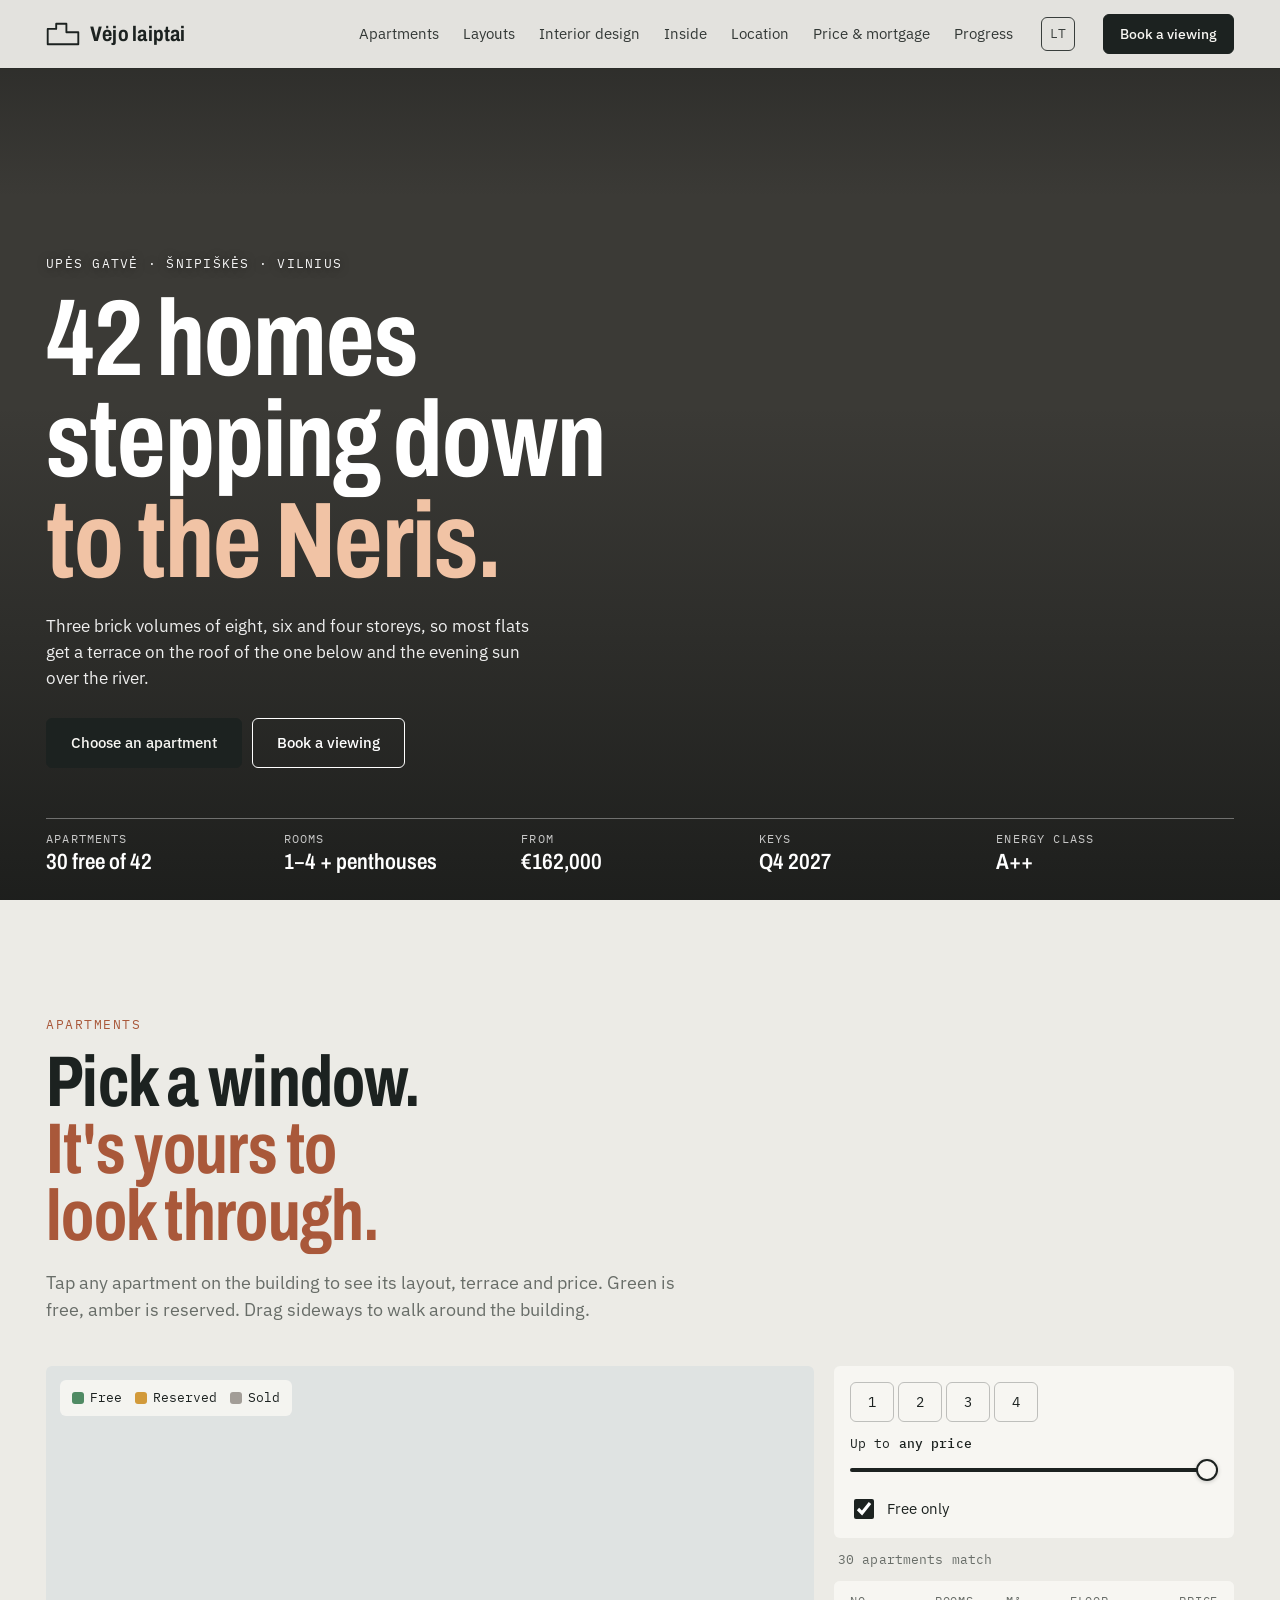
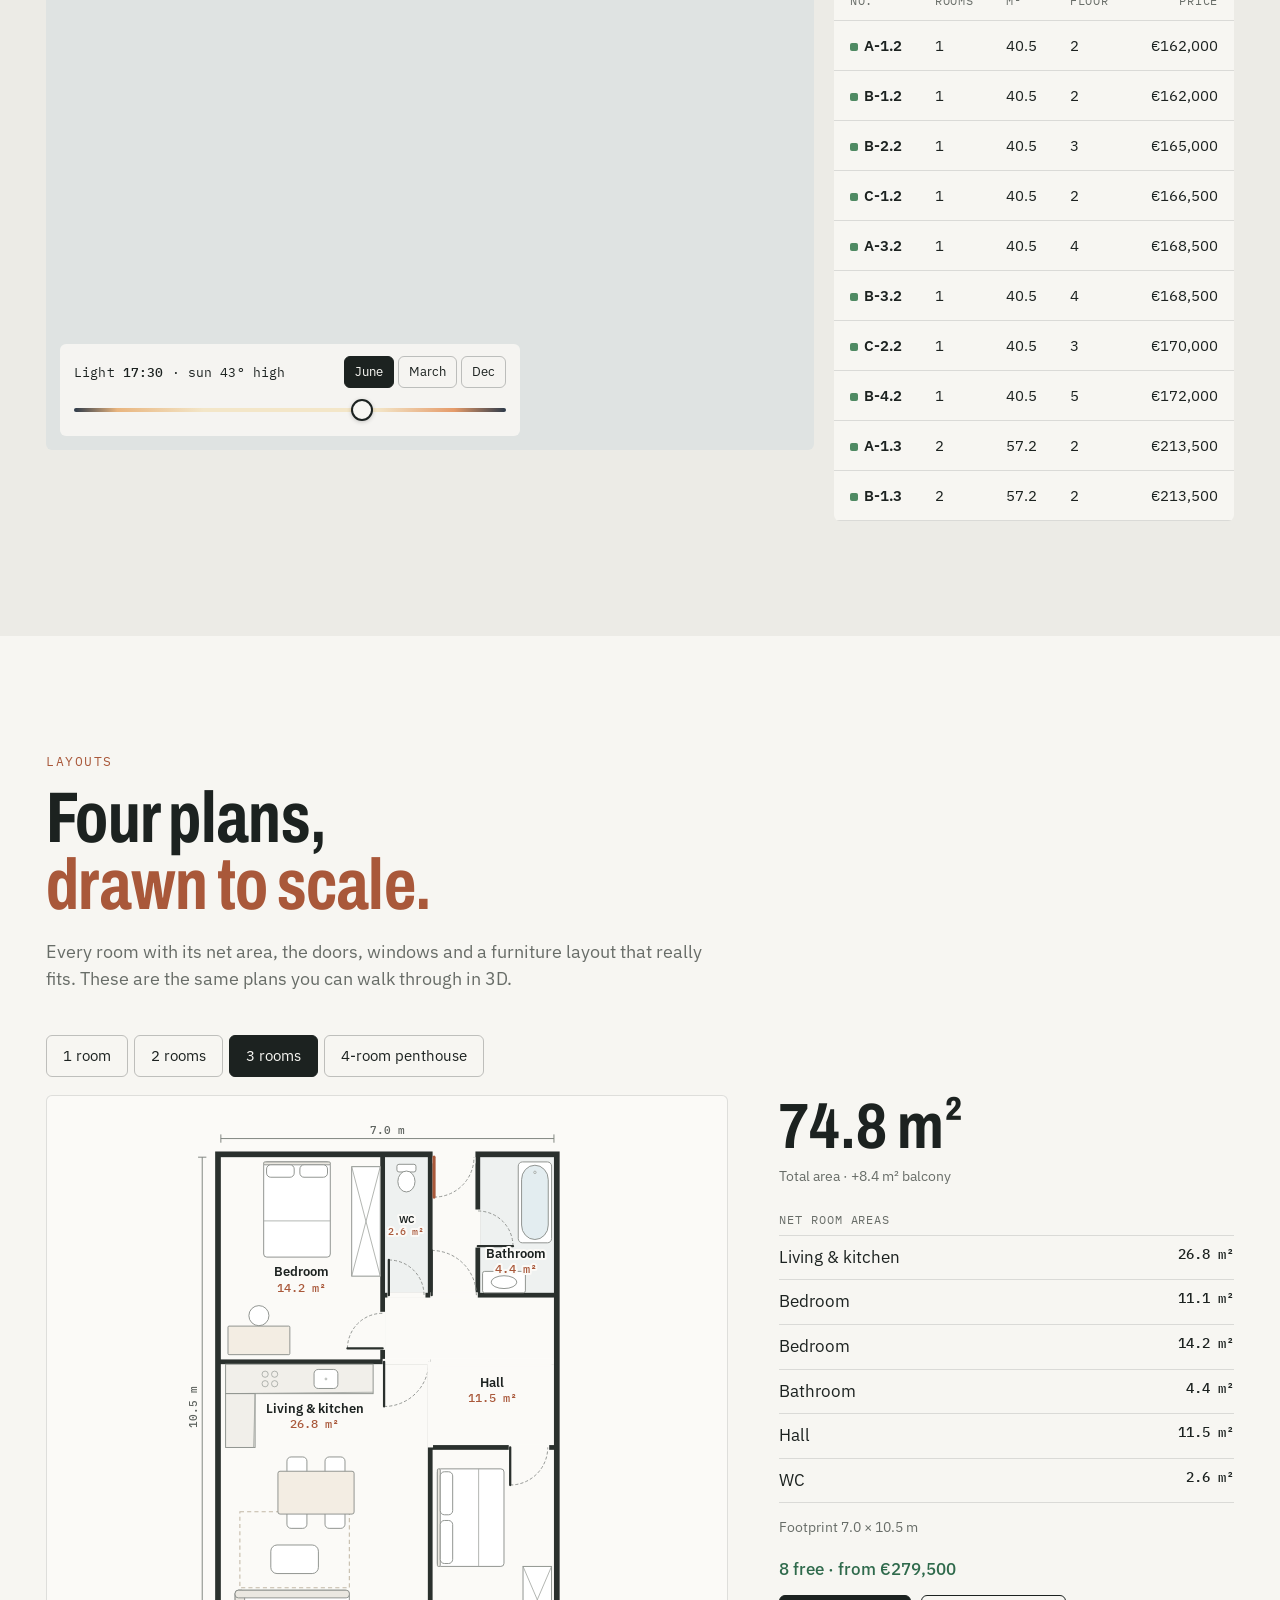
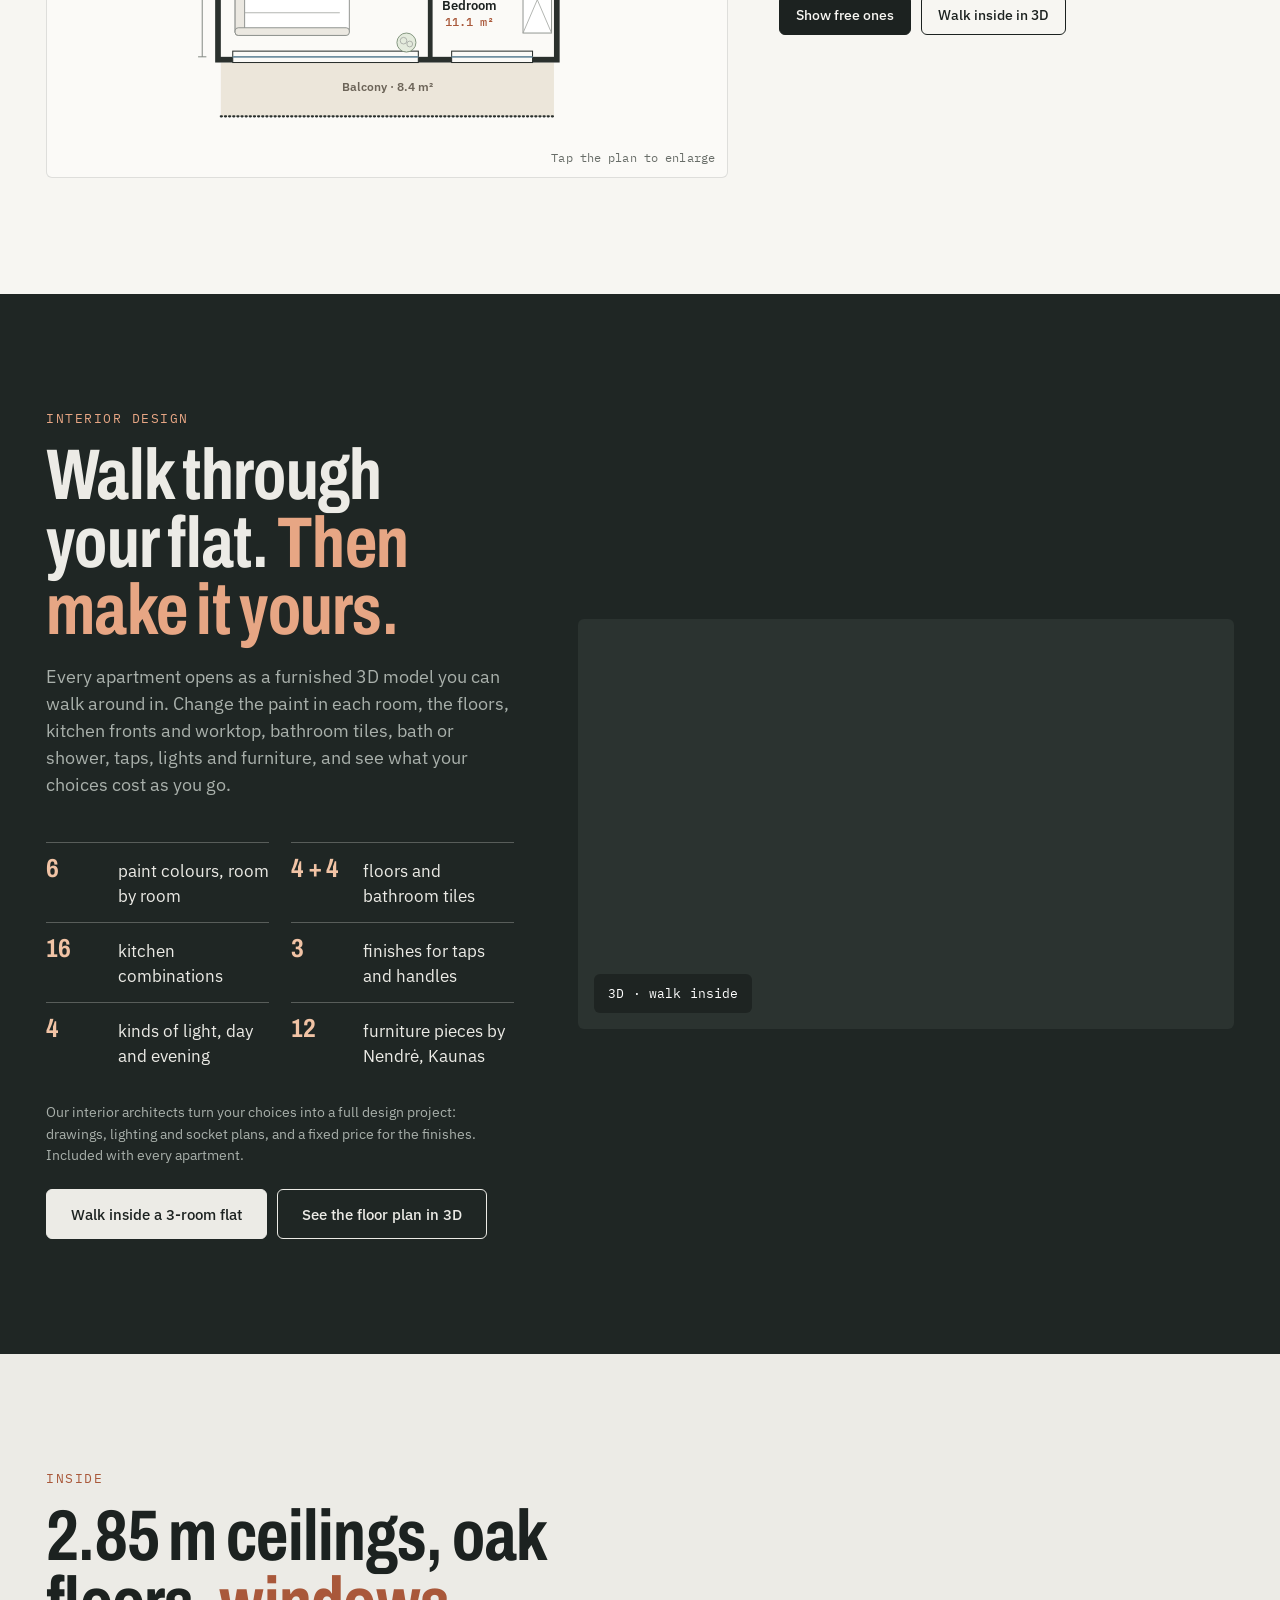
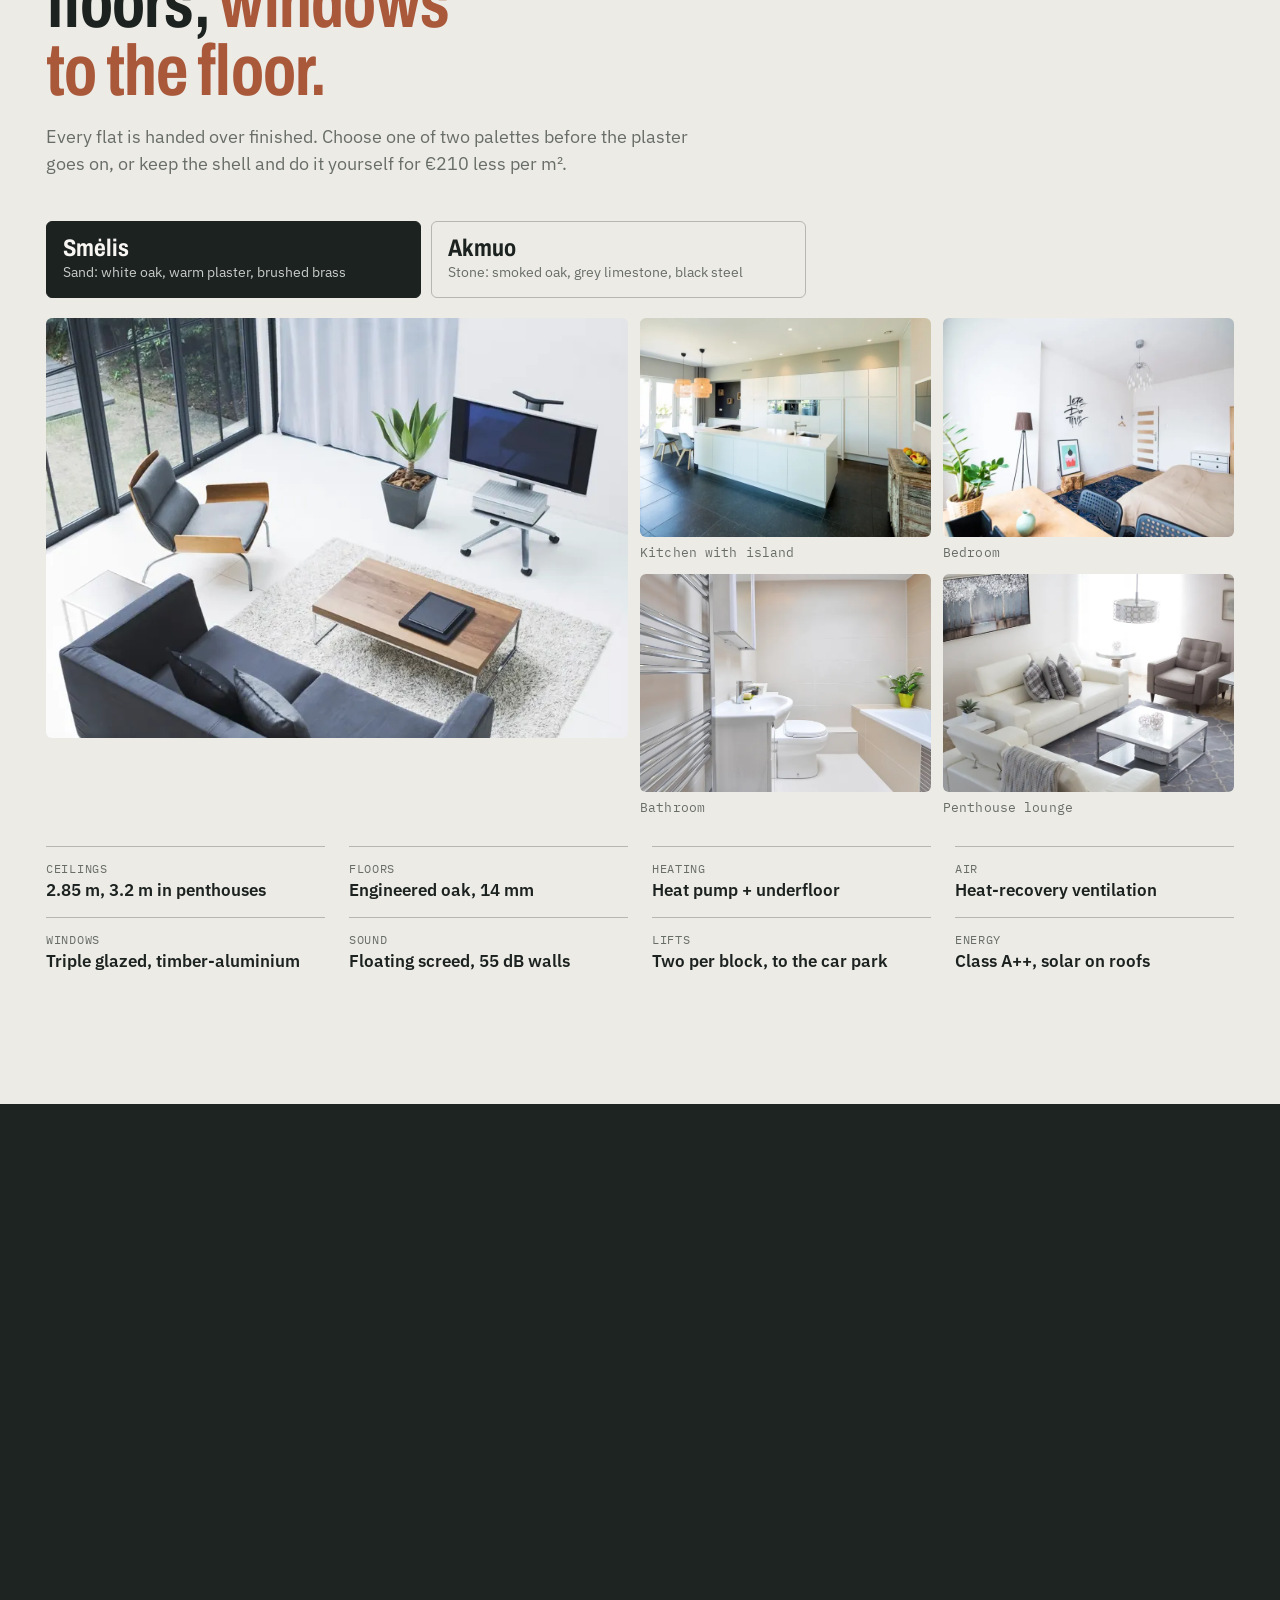
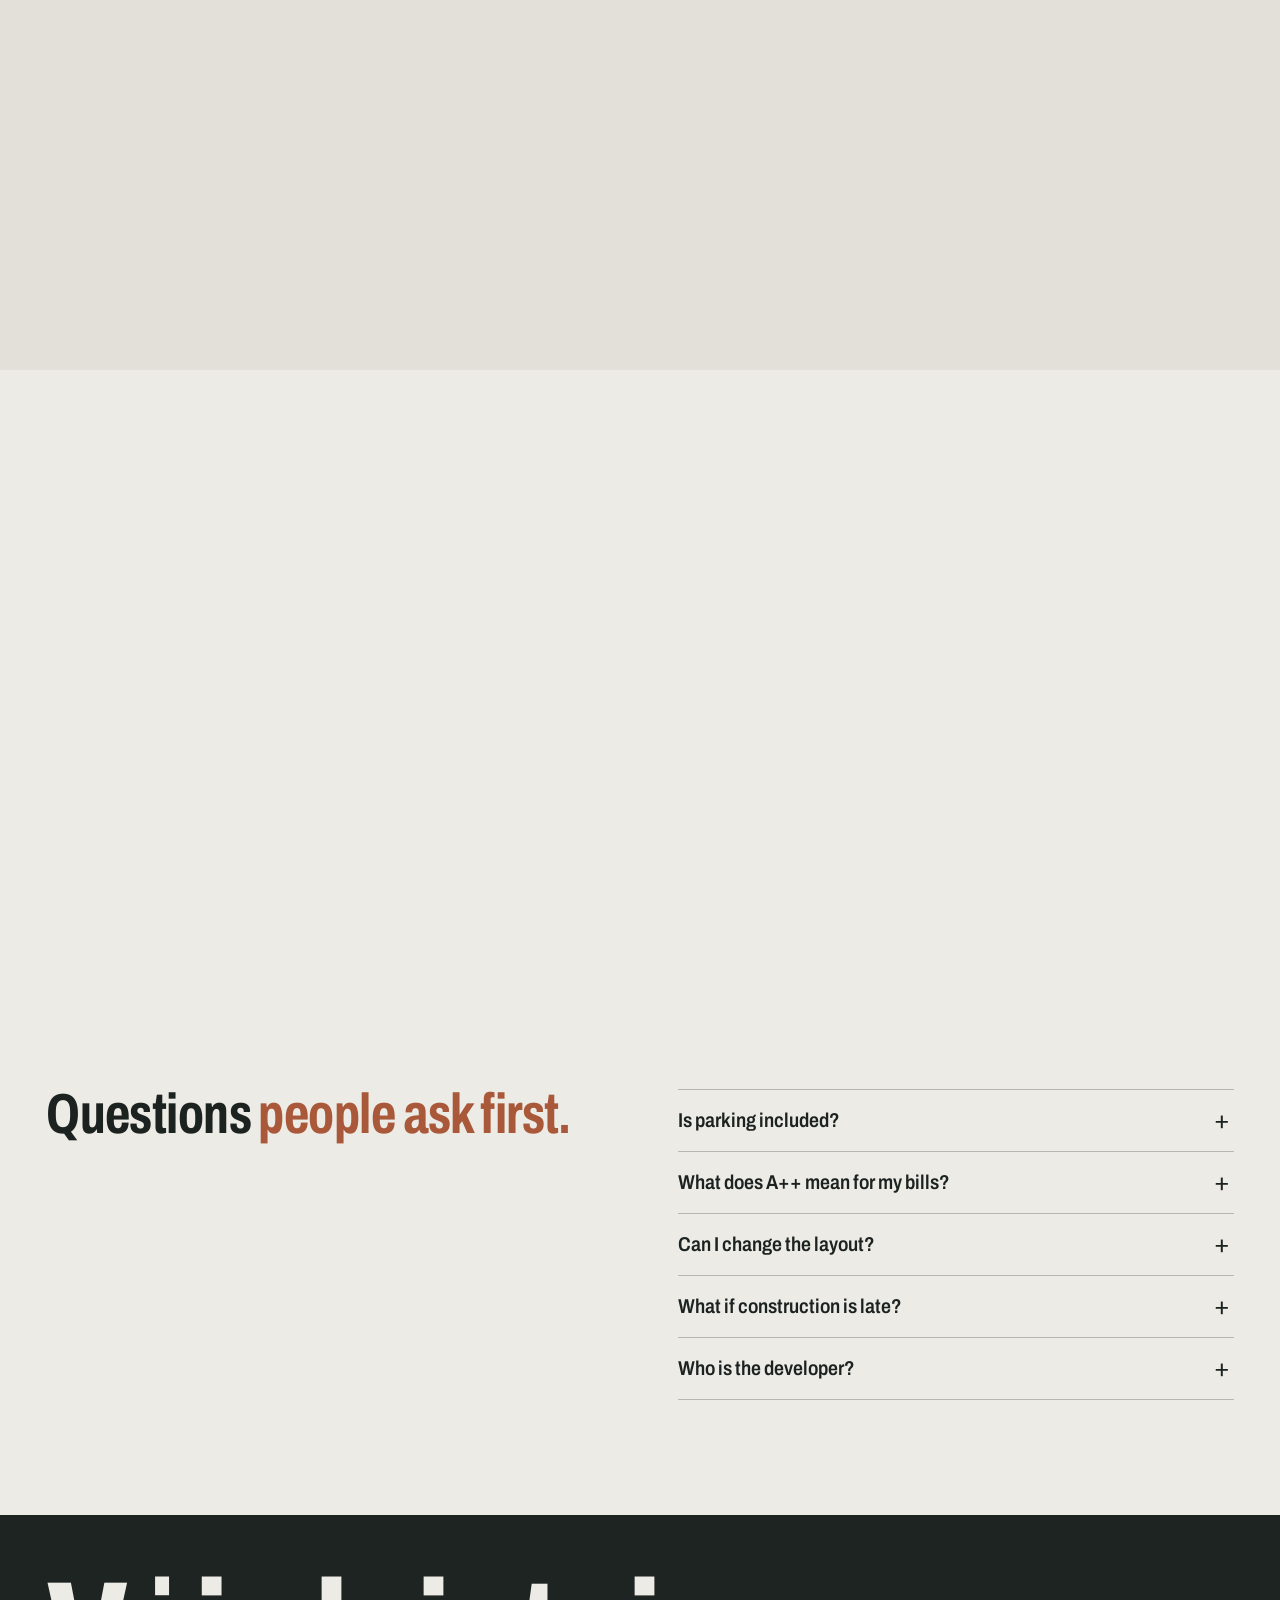
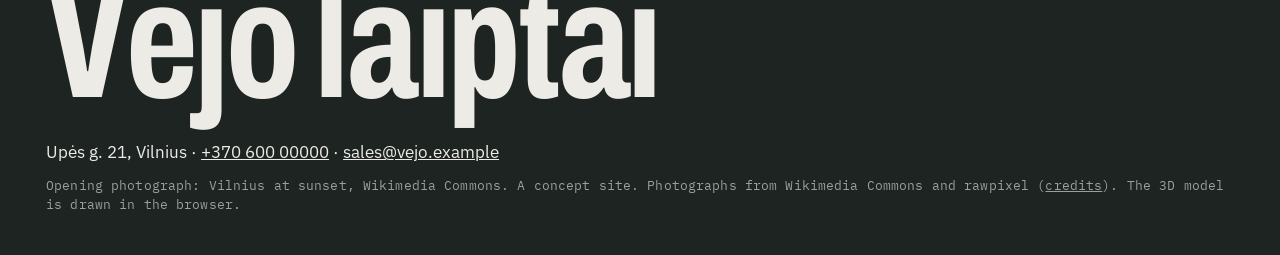
<file: index.html>
<!doctype html>
<html lang="en">
<head>
<meta charset="utf-8">
<meta name="viewport" content="width=device-width, initial-scale=1, viewport-fit=cover">
<title>Vėjo laiptai — 42 new homes stepping down to the Neris, Vilnius</title>
<meta name="description" content="A terraced residential building on Upės gatvė, Vilnius. 1–4 room apartments and penthouses, from €152,000. Choose your flat in 3D, see its light at any hour, and book a viewing.">
<meta property="og:type" content="website">
<meta property="og:title" content="Vėjo laiptai, Vilnius — choose your apartment in 3D">
<meta property="og:description" content="42 homes stepping down to the Neris. 1–4 rooms, from €152,000. Keys Q4 2027.">
<meta property="og:image" content="https://futuretdj.github.io/vejo-laiptai/share.jpg">
<meta name="twitter:card" content="summary_large_image">
<link rel="icon" href="favicon.svg" type="image/svg+xml">
<link rel="alternate" hreflang="en" href="https://futuretdj.github.io/vejo-laiptai/">
<link rel="alternate" hreflang="lt" href="https://futuretdj.github.io/vejo-laiptai/lt/">
<meta name="theme-color" content="#ecebe6">
<link rel="preload" href="fonts/archivo-400-800-latin.woff2" as="font" type="font/woff2" crossorigin>
<link rel="preload" href="fonts/ibmplexsans-400-latin.woff2" as="font" type="font/woff2" crossorigin>
<link rel="preload" as="image" href="img/hero-m.webp" media="(max-width: 700px)">
<link rel="preload" as="image" imagesrcset="img/hero-1200.webp 1200w, img/hero-1800.webp 1800w" imagesizes="100vw" media="(min-width: 701px)">
<script type="importmap">{"imports":{"three":"./lib/three.module.min.js"}}</script>
<script>(function(){var d=document.documentElement;if(matchMedia('(max-width: 1023px), (pointer: coarse)').matches)d.classList.add('touch');d.classList.add('js')})()</script>
<link rel="stylesheet" href="vejo.css?v=20261118d">
</head>
<body>
<header class="nav" data-nav>
  <div class="wrap nav__bar">
    <a class="logo" href="#top" aria-label="Vėjo laiptai, home"><svg viewBox="0 0 40 28" aria-hidden="true"><path d="M2 26V8h10v-6h12v10h14v14z" fill="none" stroke="currentColor" stroke-width="2.2" stroke-linejoin="round"/></svg><span>Vėjo laiptai</span></a>
    <nav class="nav__links" aria-label="Main"><a href="#apartments">Apartments</a><a href="#plans">Layouts</a><a href="#design">Interior design</a><a href="#inside">Inside</a><a href="#location">Location</a><a href="#price">Price &amp; mortgage</a><a href="#progress">Progress</a></nav>
    <a class="lang mono" href="lt/" hreflang="lt" lang="lt" aria-label="Lietuviškai">LT</a>
    <a class="btn btn--sm nav__cta" href="#visit">Book a viewing</a>
    <button class="nav__menu" type="button" aria-expanded="false" aria-controls="sheet" data-menu data-open="Menu" data-close="Close">Menu</button>
  </div>
  <div class="sheet" id="sheet" data-sheet><a href="#apartments">Apartments</a><a href="#plans">Layouts</a><a href="#design">Interior design</a><a href="#inside">Inside</a><a href="#location">Location</a><a href="#price">Price &amp; mortgage</a><a href="#progress">Progress</a><a href="#visit">Book a viewing</a><a class="sheet__lang mono" href="lt/" hreflang="lt" lang="lt">Lietuviškai</a></div>
</header>

<main id="top">
  <section class="hero">
    <picture class="hero__img">
      <source media="(max-width: 700px)" srcset="img/hero-m.webp">
      <img src="img/hero-1800.webp" srcset="img/hero-1200.webp 1200w, img/hero-1800.webp 1800w" sizes="100vw" alt="Vilnius and the river Neris at sunset, seen from above the right bank" fetchpriority="high" decoding="async">
    </picture>
    <div class="wrap hero__in">
      <p class="tag mono">Upės gatvė · Šnipiškės · Vilnius</p>
      <h1>42 homes stepping down <span>to the Neris.</span></h1>
      <p class="lead">Three brick volumes of eight, six and four storeys, so most flats get a terrace on the roof of the one below and the evening sun over the river.</p>
      <div class="row"><a class="btn" href="#apartments">Choose an apartment</a><a class="btn btn--ghost" href="#visit">Book a viewing</a></div>
    </div>
    <dl class="facts wrap">
      <div><dt>Apartments</dt><dd data-count-free>— free of 42</dd></div>
      <div><dt>Rooms</dt><dd>1–4 + penthouses</dd></div>
      <div><dt>From</dt><dd data-from>€—</dd></div>
      <div><dt>Keys</dt><dd>Q4 2027</dd></div>
      <div><dt>Energy class</dt><dd>A++</dd></div>
    </dl>
  </section>

  <!-- apartments selector -->
  <section class="sec sec--apt" id="apartments" aria-labelledby="ap-h">
    <div class="wrap head">
      <p class="label mono">Apartments</p>
      <h2 id="ap-h">Pick a window. <em>It's yours to look through.</em></h2>
      <p>Tap any apartment on the building to see its layout, terrace and price. Green is free, amber is reserved. Drag sideways to walk around the building.</p>
    </div>
    <div class="wrap apt">
      <div class="stage" data-stage>
        <div class="stage__load mono" data-stage-load>Building the model…</div>
        <div class="legend mono"><span><i class="free"></i>Free</span><span><i class="reserved"></i>Reserved</span><span><i class="sold"></i>Sold</span></div>
        <div class="tip mono" data-tip hidden></div>
        <div class="light" data-light>
          <div class="light__top"><p class="mono">Light <b data-light-time>17:30</b> <span data-light-sun></span></p>
            <div class="seg seg--sm" role="radiogroup" aria-label="Season"><label><input type="radio" name="season" value="jun" checked><span>June</span></label><label><input type="radio" name="season" value="mar"><span>March</span></label><label><input type="radio" name="season" value="dec"><span>Dec</span></label></div></div>
          <input type="range" min="5" max="23.5" step=".25" value="17.5" aria-label="Time of day" data-light-range>
        </div>
        <aside class="unit" data-unit hidden aria-live="polite">
          <button type="button" class="unit__x" data-unit-close aria-label="Close">×</button>
          <p class="mono unit__st" data-u-status></p>
          <h3 data-u-title></h3>
          <p class="unit__sub" data-u-sub></p>
          <button type="button" class="unit__lay" data-u-layout></button>
          <dl class="unit__dl">
            <div><dt>Area</dt><dd data-u-area></dd></div><div><dt>Outdoor</dt><dd data-u-terr></dd></div>
            <div><dt>Floor</dt><dd data-u-floor></dd></div><div><dt>Faces</dt><dd data-u-or></dd></div>
            <div><dt>Direct sun</dt><dd data-u-sunh></dd></div><div><dt>Per m²</dt><dd data-u-ppm></dd></div>
          </dl>
          <p class="unit__price" data-u-price></p>
          <p class="small muted" data-u-month></p>
          <div class="row"><button class="btn" type="button" data-u-plan>See it in 3D</button><button class="btn btn--ghost" type="button" data-u-visit>Book a viewing</button></div>
        </aside>
      </div>
      <div class="list">
        <div class="filters" data-filters>
          <div class="seg" role="group" aria-label="Rooms"><button type="button" aria-pressed="false" data-rooms="1">1</button><button type="button" aria-pressed="false" data-rooms="2">2</button><button type="button" aria-pressed="false" data-rooms="3">3</button><button type="button" aria-pressed="false" data-rooms="4">4</button></div>
          <label class="maxp"><span class="mono">Up to <b data-maxp-out>any price</b></span><input type="range" min="150000" max="560000" step="10000" value="560000" data-maxp aria-label="Maximum price"></label>
          <label class="check"><input type="checkbox" data-onlyfree checked> Free only</label>
        </div>
        <p class="mono muted count" data-count></p>
        <div class="tbl" role="table" aria-label="Apartments">
          <div class="tr th" role="row"><span role="columnheader">No.</span><span role="columnheader">Rooms</span><span role="columnheader">m²</span><span role="columnheader">Floor</span><span role="columnheader">Price</span></div>
          <div data-rows></div>
        </div>
      </div>
    </div>
  </section>


  <!-- layouts -->
  <section class="sec sec--plans" id="plans" aria-labelledby="pl-h">
    <div class="wrap head"><p class="label mono">Layouts</p><h2 id="pl-h">Four plans, <em>drawn to scale.</em></h2><p>Every room with its net area, the doors, windows and a furniture layout that really fits. These are the same plans you can walk through in 3D.</p></div>
    <div class="wrap plans">
      <div class="plans__tabs" role="tablist" data-pl-tabs></div>
      <div class="plans__body"><button type="button" class="plans__fig" data-pl-fig aria-label="Open the plan full size"></button><div class="plans__info" data-pl-info></div></div>
    </div>
  </section>
  <div class="plbox" data-plbox hidden role="dialog" aria-modal="true" aria-label="Layout"><button type="button" class="plbox__x" data-plbox-x aria-label="Close">×</button><div class="plbox__in" data-plbox-in></div></div>

  <!-- interior design -->
  <section class="sec sec--design" id="design" aria-labelledby="ds-h">
    <div class="wrap design">
      <div class="design__text">
        <div class="head"><p class="label mono">Interior design</p><h2 id="ds-h">Walk through your flat. <em>Then make it yours.</em></h2>
        <p>Every apartment opens as a furnished 3D model you can walk around in. Change the paint in each room, the floors, kitchen fronts and worktop, bathroom tiles, bath or shower, taps, lights and furniture, and see what your choices cost as you go.</p></div>
        <ul class="dlist">
          <li><b>6</b><span>paint colours, room by room</span></li>
          <li><b>4 + 4</b><span>floors and bathroom tiles</span></li>
          <li><b>16</b><span>kitchen combinations</span></li>
          <li><b>3</b><span>finishes for taps and handles</span></li>
          <li><b>4</b><span>kinds of light, day and evening</span></li>
          <li><b>12</b><span>furniture pieces by Nendrė, Kaunas</span></li>
        </ul>
        <p class="small muted">Our interior architects turn your choices into a full design project: drawings, lighting and socket plans, and a fixed price for the finishes. Included with every apartment.</p>
        <div class="row"><button class="btn" type="button" data-open-studio="walk">Walk inside a 3-room flat</button><button class="btn btn--ghost" type="button" data-open-studio="orbit">See the floor plan in 3D</button></div>
      </div>
      <button class="design__pic" type="button" data-open-studio="walk" aria-label="Open the design studio">
        <picture><source media="(max-width: 700px)" srcset="img/design-m.webp"><img src="img/design-1600.webp" alt="Inside a 3-room flat in the design studio: living room with oak floor, sofa, dining table and the city through floor-to-ceiling windows" loading="lazy" decoding="async"></picture>
        <span class="design__play mono">3D · walk inside</span>
      </button>
    </div>
  </section>

  <!-- inside -->
  <section class="sec" id="inside" aria-labelledby="in-h">
    <div class="wrap head"><p class="label mono">Inside</p><h2 id="in-h">2.85 m ceilings, oak floors, <em>windows to the floor.</em></h2><p>Every flat is handed over finished. Choose one of two palettes before the plaster goes on, or keep the shell and do it yourself for €210 less per m².</p></div>
    <div class="wrap finish">
      <div class="finish__tabs" role="tablist" aria-label="Finish palettes">
        <button role="tab" aria-selected="true" data-pal="smelis"><b>Smėlis</b><span>Sand: white oak, warm plaster, brushed brass</span></button>
        <button role="tab" aria-selected="false" data-pal="akmuo"><b>Akmuo</b><span>Stone: smoked oak, grey limestone, black steel</span></button>
      </div>
      <ul class="gal" data-swipe data-gallery>
        <li><button type="button" data-open="0"><img src="img/living-800.webp" srcset="img/living-800.webp 800w, img/living-1000.webp 1000w, img/living-1600.webp 1600w" sizes="(max-width: 1023px) min(80vw, 340px), 40vw" alt="Bright living room with floor-to-ceiling windows" loading="lazy" decoding="async"></button><p class="mono">Living room, 3-room flat</p></li>
        <li><button type="button" data-open="1"><img src="img/kitchen2-800.webp" srcset="img/kitchen2-800.webp 800w, img/kitchen2-1000.webp 1000w, img/kitchen2-1600.webp 1600w" sizes="(max-width: 1023px) min(80vw, 340px), 30vw" alt="White kitchen with island" loading="lazy" decoding="async"></button><p class="mono">Kitchen with island</p></li>
        <li><button type="button" data-open="2"><img src="img/bedroom2-800.webp" srcset="img/bedroom2-800.webp 800w, img/bedroom2-1000.webp 1000w, img/bedroom2-1600.webp 1600w" sizes="(max-width: 1023px) min(80vw, 340px), 30vw" alt="Light bedroom with wooden floor" loading="lazy" decoding="async"></button><p class="mono">Bedroom</p></li>
        <li><button type="button" data-open="3"><img src="img/bath-800.webp" srcset="img/bath-800.webp 800w, img/bath-1000.webp 1000w, img/bath-1600.webp 1600w" sizes="(max-width: 1023px) min(80vw, 340px), 30vw" alt="Bathroom with tub and heated towel rail" loading="lazy" decoding="async"></button><p class="mono">Bathroom</p></li>
        <li><button type="button" data-open="4"><img src="img/living2-800.webp" srcset="img/living2-800.webp 800w, img/living2-1000.webp 1000w, img/living2-1600.webp 1600w" sizes="(max-width: 1023px) min(80vw, 340px), 30vw" alt="Living room with sofa and armchairs" loading="lazy" decoding="async"></button><p class="mono">Penthouse lounge</p></li>
      </ul>
      <div class="dots" data-dots-for="gal"></div>
      <ul class="spec"><li><span>Ceilings</span><b>2.85 m, 3.2 m in penthouses</b></li><li><span>Floors</span><b>Engineered oak, 14 mm</b></li><li><span>Heating</span><b>Heat pump + underfloor</b></li><li><span>Air</span><b>Heat-recovery ventilation</b></li><li><span>Windows</span><b>Triple glazed, timber-aluminium</b></li><li><span>Sound</span><b>Floating screed, 55 dB walls</b></li><li><span>Lifts</span><b>Two per block, to the car park</b></li><li><span>Energy</span><b>Class A++, solar on roofs</b></li></ul>
    </div>
  </section>

  <!-- location -->
  <section class="sec sec--dark" id="location" aria-labelledby="lo-h">
    <div class="wrap head"><p class="label mono">Location</p><h2 id="lo-h">The river in front, <em>the Old Town a bridge away.</em></h2><p>Upės gatvė runs along the right bank of the Neris, between the business towers and Žvėrynas. Everything below is timed on foot or by bike from the front door.</p></div>
    <div class="wrap loc">
      <ul class="times" data-times>
        <li data-mode="walk"><b>2 min</b><span>Neris riverside path</span></li>
        <li data-mode="walk"><b>9 min</b><span>White Bridge &amp; park</span></li>
        <li data-mode="walk"><b>14 min</b><span>Cathedral Square</span></li>
        <li data-mode="walk"><b>6 min</b><span>Primary school &amp; nursery</span></li>
        <li data-mode="walk"><b>4 min</b><span>Rimi, pharmacy, bakery</span></li>
        <li data-mode="bike"><b>11 min</b><span>Vilnius University</span></li>
        <li data-mode="car"><b>18 min</b><span>Airport</span></li>
        <li data-mode="walk"><b>3 min</b><span>Bus &amp; trolleybus stop</span></li>
      </ul>
      <div class="loc__pics" data-swipe>
        <figure><img src="img/evening-800.webp" srcset="img/evening-800.webp 800w, img/evening-1000.webp 1000w, img/evening-1600.webp 1600w" sizes="(max-width: 1023px) min(80vw, 340px), 33vw" alt="Vilnius and the Neris at sunset" loading="lazy" decoding="async"><figcaption class="mono">Evening over the Neris</figcaption></figure>
        <figure><img src="img/oldtown-800.webp" srcset="img/oldtown-800.webp 800w, img/oldtown-1000.webp 1000w, img/oldtown-1600.webp 1600w" sizes="(max-width: 1023px) min(80vw, 340px), 33vw" alt="Red roofs of Vilnius Old Town" loading="lazy" decoding="async"><figcaption class="mono">Old Town, 14 min walk</figcaption></figure>
        <figure><img src="img/embankment-800.webp" srcset="img/embankment-800.webp 800w, img/embankment-1000.webp 1000w, img/embankment-1600.webp 1600w" sizes="(max-width: 1023px) min(80vw, 340px), 33vw" alt="Riverside path along the Neris" loading="lazy" decoding="async"><figcaption class="mono">The riverside path</figcaption></figure>
      </div>
      <div class="dots dots--light" data-dots-for="loc"></div>
    </div>
  </section>

  <!-- price -->
  <section class="sec" id="price" aria-labelledby="pr-h">
    <div class="wrap grid2">
      <div>
        <div class="head"><p class="label mono">Price &amp; mortgage</p><h2 id="pr-h">What it costs <em>each month.</em></h2><p>A rough estimate with today's Euribor and a typical bank margin. The bank decides the final rate; our sales team can introduce you to three that already know the project.</p></div>
        <ol class="pay">
          <li><b>€3,000</b><span>Reservation, holds the flat for 30 days</span></li>
          <li><b>10%</b><span>On signing the preliminary contract</span></li>
          <li><b>90%</b><span>At the notary when you get the keys, Q4 2027</span></li>
        </ol>
      </div>
      <form class="calc" data-calc onsubmit="return false">
        <p class="mono muted" data-calc-for>For a typical 2-room flat</p>
        <div class="calc__row"><label for="c-price">Price</label><output data-o-price></output><input id="c-price" type="range" min="140000" max="560000" step="1000" value="198000"></div>
        <div class="calc__row"><label for="c-down">Down payment</label><output data-o-down></output><input id="c-down" type="range" min="15" max="60" step="1" value="20"></div>
        <div class="calc__row"><label for="c-years">Term</label><output data-o-years></output><input id="c-years" type="range" min="10" max="35" step="1" value="30"></div>
        <div class="calc__row"><label for="c-rate">Interest (Euribor + margin)</label><output data-o-rate></output><input id="c-rate" type="range" min="2" max="6" step=".05" value="3.75"></div>
        <div class="calc__out"><p class="mono">Monthly payment</p><p class="big" data-o-month>€—</p><p class="small muted" data-o-note></p></div>
      </form>
    </div>
  </section>

  <!-- progress -->
  <section class="sec sec--stone" id="progress" aria-labelledby="pg-h">
    <div class="wrap head"><p class="label mono">Construction</p><h2 id="pg-h">Where we are <em>this month.</em></h2><p>Updated on the first Monday of every month with photos from the site camera.</p></div>
    <div class="wrap">
      <ol class="steps" data-steps>
        <li class="done"><b>Permit</b><span>Mar 2025</span></li>
        <li class="done"><b>Foundations</b><span>Sep 2025</span></li>
        <li class="done"><b>Frame A &amp; B</b><span>Jun 2026</span></li>
        <li class="now"><b>Frame C, roofs</b><span>Nov 2026</span><i style="--p:70%"></i></li>
        <li><b>Facade &amp; windows</b><span>Apr 2027</span></li>
        <li><b>Interiors</b><span>Sep 2027</span></li>
        <li><b>Keys</b><span>Q4 2027</span></li>
      </ol>
    </div>
  </section>

  <!-- visit -->
  <section class="sec" id="visit" aria-labelledby="vs-h">
    <div class="wrap grid2">
      <div>
        <div class="head"><p class="label mono">Visit</p><h2 id="vs-h">See the show flat <em>and the view.</em></h2><p>The sales pavilion on site has a finished 3-room flat in both palettes and a lift to the roof of block C. Saturdays and Sundays 11–17, weekdays by appointment.</p></div>
        <dl class="contact">
          <div><dt class="mono">Sales pavilion</dt><dd>Upės g. 21, Vilnius</dd></div>
          <div><dt class="mono">Phone</dt><dd><a href="tel:+37060000000">+370 600 00000</a></dd></div>
          <div><dt class="mono">Email</dt><dd><a href="mailto:sales@vejo.example">sales@vejo.example</a></dd></div>
        </dl>
      </div>
      <form class="vform" data-vform novalidate>
        <p class="mono muted">Choose a time</p>
        <div class="vdays" data-vdays></div>
        <div class="vslots" data-vslots></div>
        <div class="f"><label for="v-unit">Apartment you're interested in <span class="muted">(optional)</span></label><select id="v-unit" data-vunit><option value="">Not sure yet</option></select></div>
        <div class="f2"><div class="f"><label for="v-name">Name</label><input id="v-name" name="name" autocomplete="name" required><p class="err" hidden>Write your name.</p></div>
        <div class="f"><label for="v-tel">Phone</label><input id="v-tel" name="tel" type="tel" inputmode="tel" autocomplete="tel" required placeholder="+370"><p class="err" hidden>Write a phone number.</p></div></div>
        <button class="btn btn--wide" type="submit" data-vsubmit>Book the viewing</button>
        <p class="small" role="status" data-vstatus></p>
      </form>
    </div>
  </section>

  <section class="sec sec--tight" aria-labelledby="fq-h">
    <div class="wrap grid2">
      <h2 id="fq-h" class="fq">Questions <em>people ask first.</em></h2>
      <div class="faq">
        <details><summary>Is parking included?</summary><p>No, underground spaces are sold separately for €19,000, with an EV charger for €900 more. There are 46 spaces for 42 flats, and storage rooms in the basement from €3,500.</p></details>
        <details><summary>What does A++ mean for my bills?</summary><p>Air-to-water heat pumps, underfloor heating, heat-recovery ventilation and triple glazing. A 2-room flat is expected to cost around €35–45 a month to heat in January.</p></details>
        <details><summary>Can I change the layout?</summary><p>Until the walls go up on your floor, yes: moving or removing non-structural walls is free once and €450 per later change. Kitchens and bathrooms stay where the risers are.</p></details>
        <details><summary>What if construction is late?</summary><p>The contract fixes a hand-over date. For each month of delay you are paid 0.5% of what you have already paid, and after six months you can cancel and get everything back.</p></details>
        <details><summary>Who is the developer?</summary><p>A concept: this site is a portfolio demonstration. The building, prices and people are invented.</p></details>
      </div>
    </div>
  </section>
</main>

<footer class="foot">
  <div class="wrap foot__in">
    <p class="foot__logo">Vėjo laiptai</p>
    <p>Upės g. 21, Vilnius · <a href="tel:+37060000000">+370 600 00000</a> · <a href="mailto:sales@vejo.example">sales@vejo.example</a></p>
    <p class="mono muted">Opening photograph: Vilnius at sunset, Wikimedia Commons. A concept site. Photographs from Wikimedia Commons and rawpixel (<a href="credits.html">credits</a>). The 3D model is drawn in the browser.</p>
  </div>
</footer>

<nav class="bar" data-bar aria-label="Quick actions"><span class="bar__t mono" data-bar-t>42 apartments</span><a class="btn btn--sm btn--light" href="#apartments" data-bar-btn>Choose</a></nav>

<div class="studio" data-studio hidden role="dialog" aria-modal="true" aria-labelledby="st-h" data-mode="orbit">
  <div class="st-stage" data-st-stage>
    <div class="st-load mono" data-st-load data-t="st_load"></div>
    <div class="st-bar">
      <div class="seg seg--dark" role="radiogroup" data-t-label="st_walk"><label><input type="radio" name="stmode" value="orbit" checked><span data-t="st_overview"></span></label><label><input type="radio" name="stmode" value="walk"><span data-t="st_walk"></span></label></div>
      <div class="seg seg--dark" role="radiogroup" data-t-label="g_time"><label><input type="radio" name="sttime" value="day" checked><span data-t="st_day"></span></label><label><input type="radio" name="sttime" value="eve"><span data-t="st_eve"></span></label></div>
    </div>
    <button type="button" class="st-x" data-st-close data-t-label="st_close">×</button>
    <canvas class="st-mini" data-st-mini data-t-label="minimap"></canvas>
    <p class="st-room mono" data-st-room aria-live="polite"></p>
    <p class="st-hint mono" data-st-hint></p>
    <div class="st-joy" data-st-joy aria-hidden="true"><span></span></div>
  </div>
  <aside class="st-panel" data-st-panel>
    <div class="st-head">
      <button type="button" class="st-grab" data-st-grab aria-label="Options"></button>
      <div><p class="mono muted" data-st-sub></p><h3 id="st-h" data-st-title></h3></div>
      <button type="button" class="st-fold" data-st-fold aria-expanded="false" aria-label="Hide or show options"></button><div class="st-total"><span class="mono muted" data-t="st_total"></span><b data-st-total></b><small class="mono muted" data-st-parts></small></div>
    </div>
    <div class="st-tabs" role="tablist" data-st-tabs></div>
    <div class="st-body" data-st-body></div>
    <div class="st-foot"><button type="button" class="btn btn--ghost btn--sm" data-st-sum data-t="st_sum"></button><button type="button" class="btn btn--sm" data-st-book data-t="st_book"></button></div>
  </aside>
</div>
<div class="lb" data-lb hidden role="dialog" aria-modal="true" aria-label="Photos"><div class="lb__top"><span class="mono" data-lb-count></span><button type="button" class="lb__x" data-lb-close aria-label="Close">×</button></div><ul class="lb__track" data-lb-track></ul><p class="lb__cap" data-lb-cap></p></div>
<div class="toast" data-toast role="status" aria-live="polite"></div>
<script type="module" src="vejo.js?v=20261118d"></script>
</body>
</html>
</file>
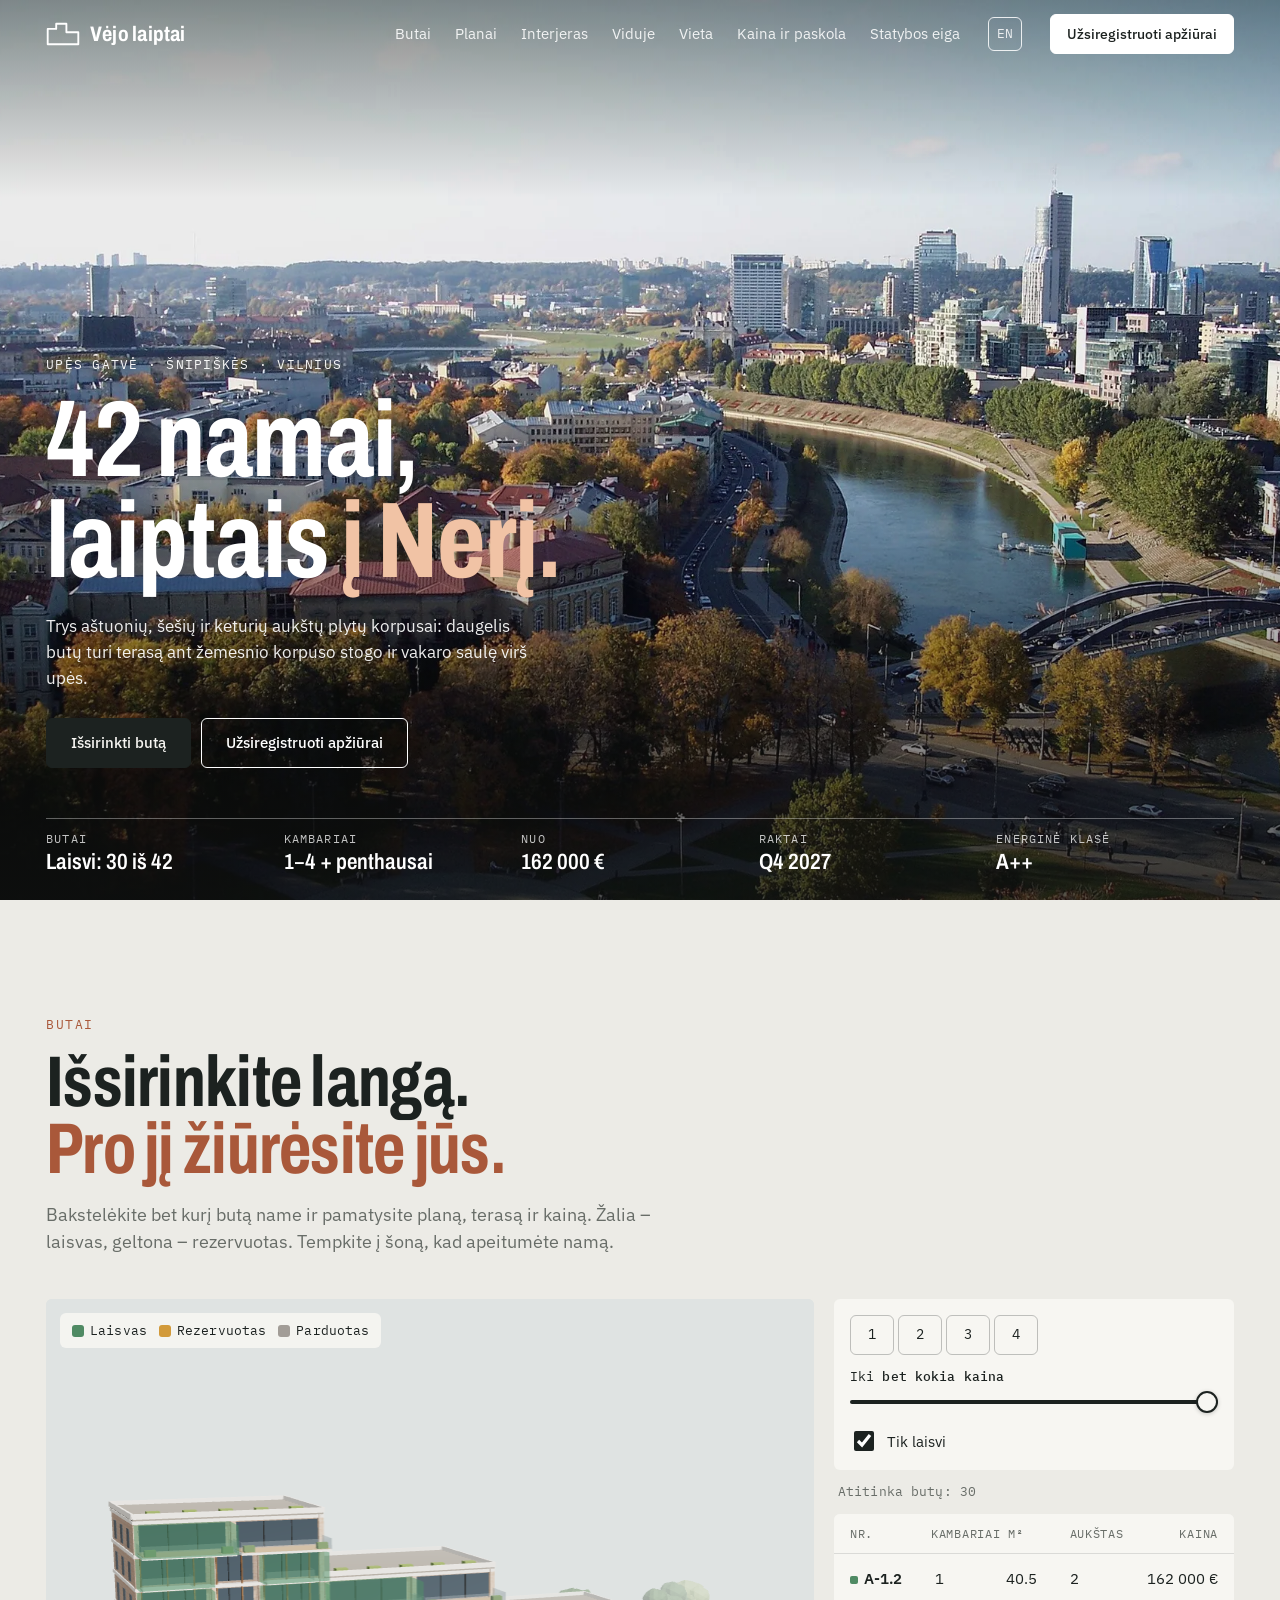
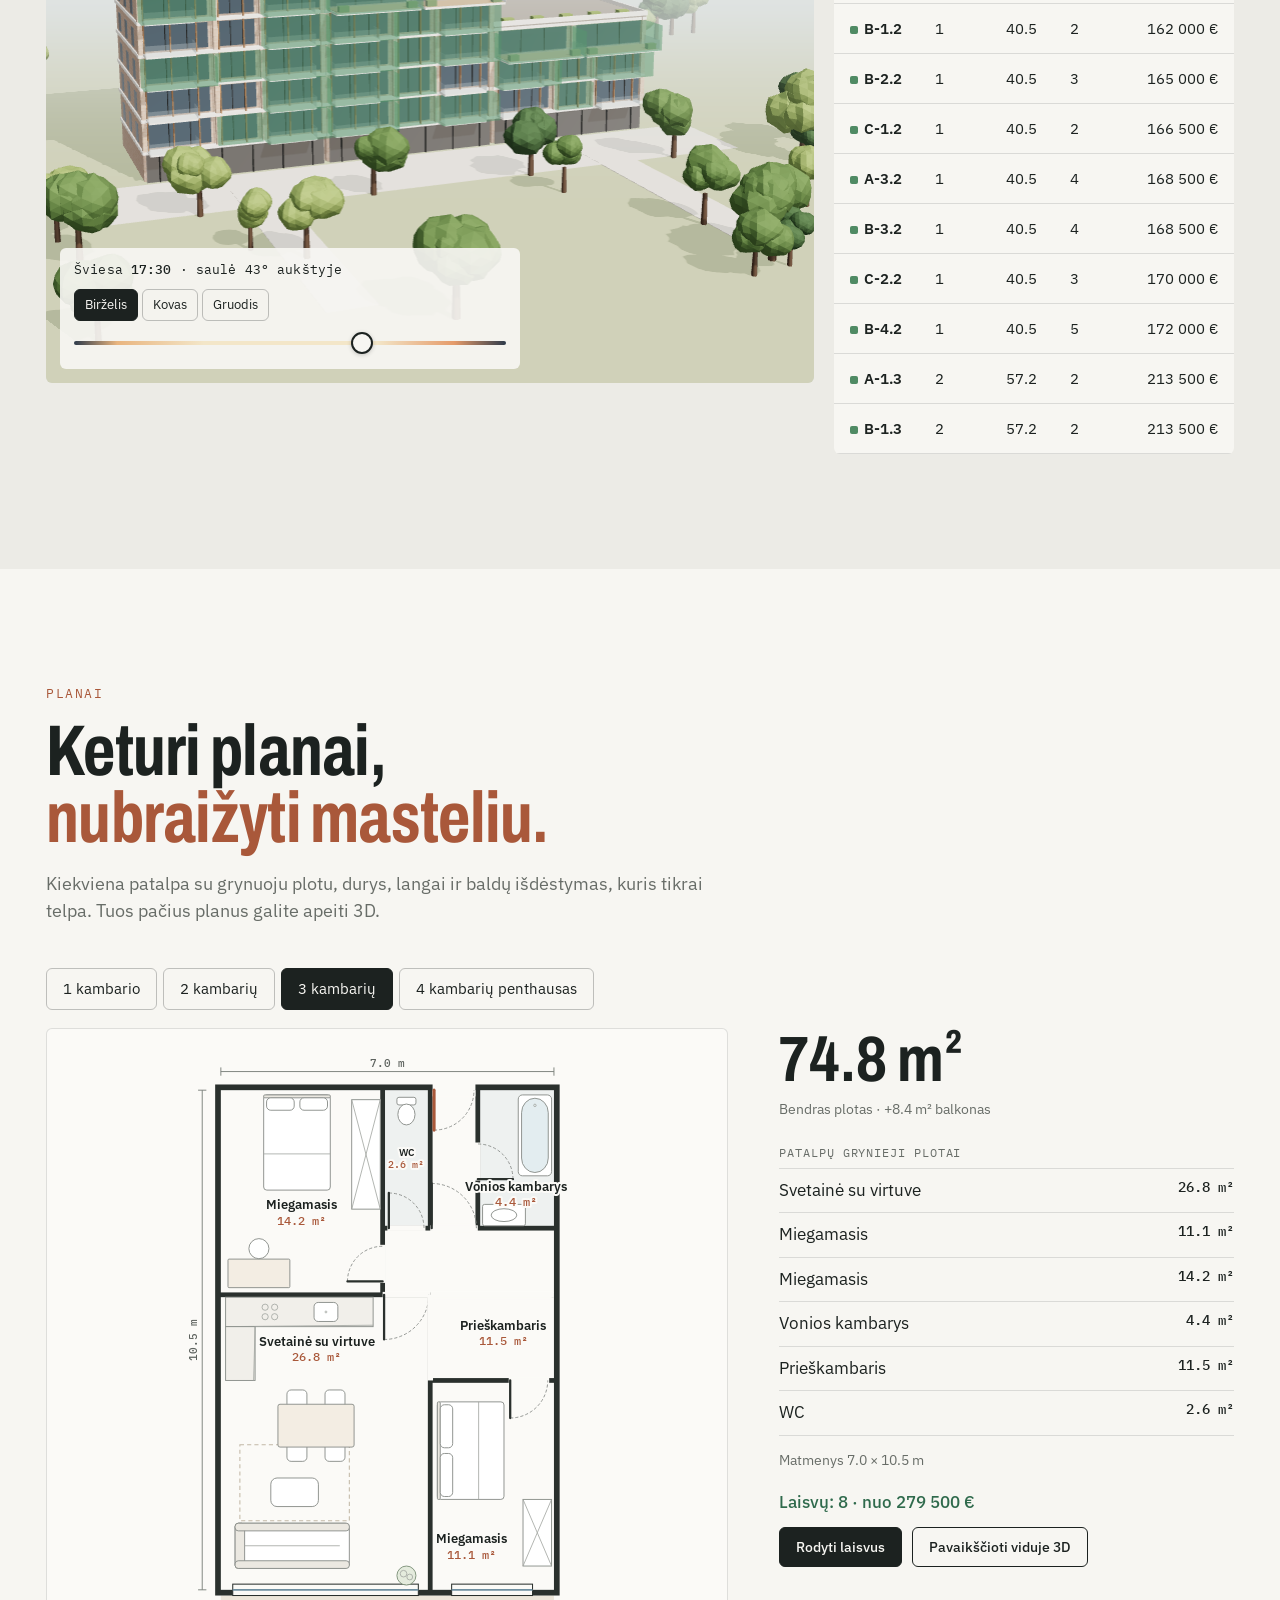
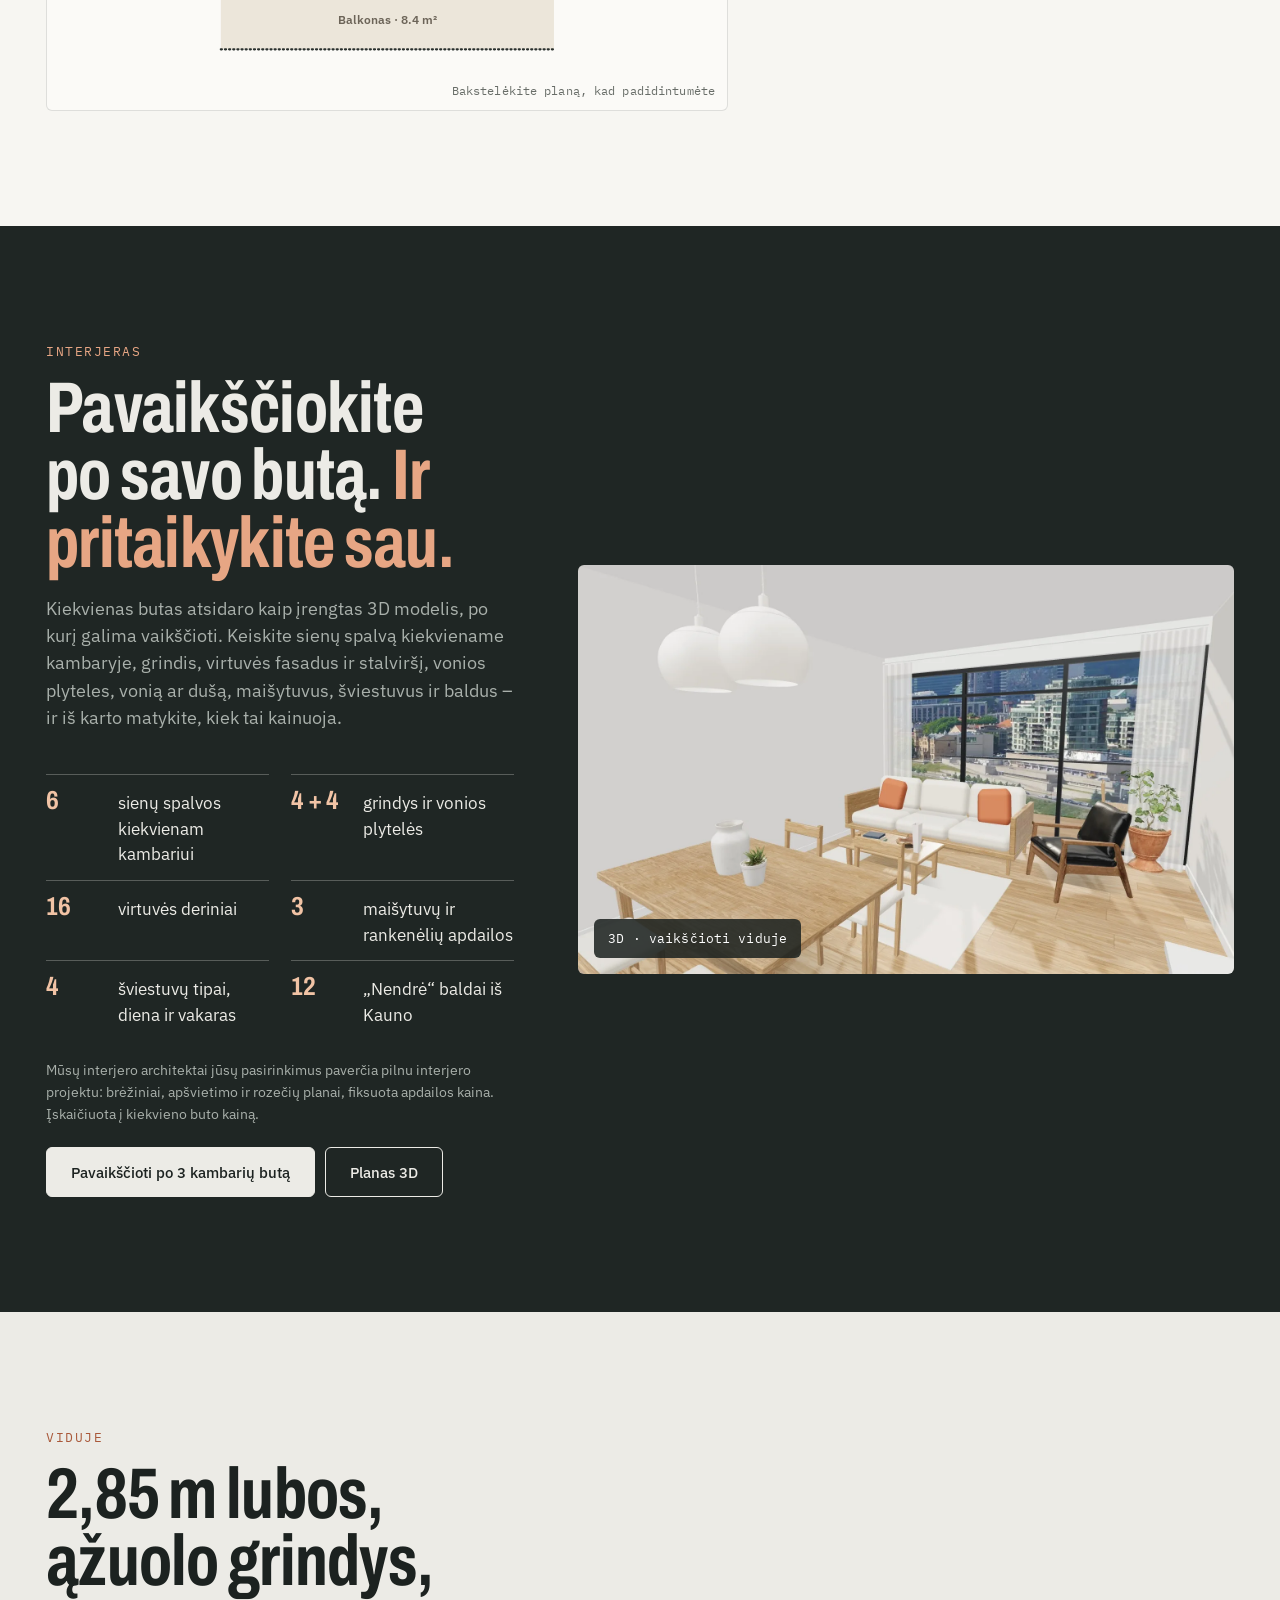
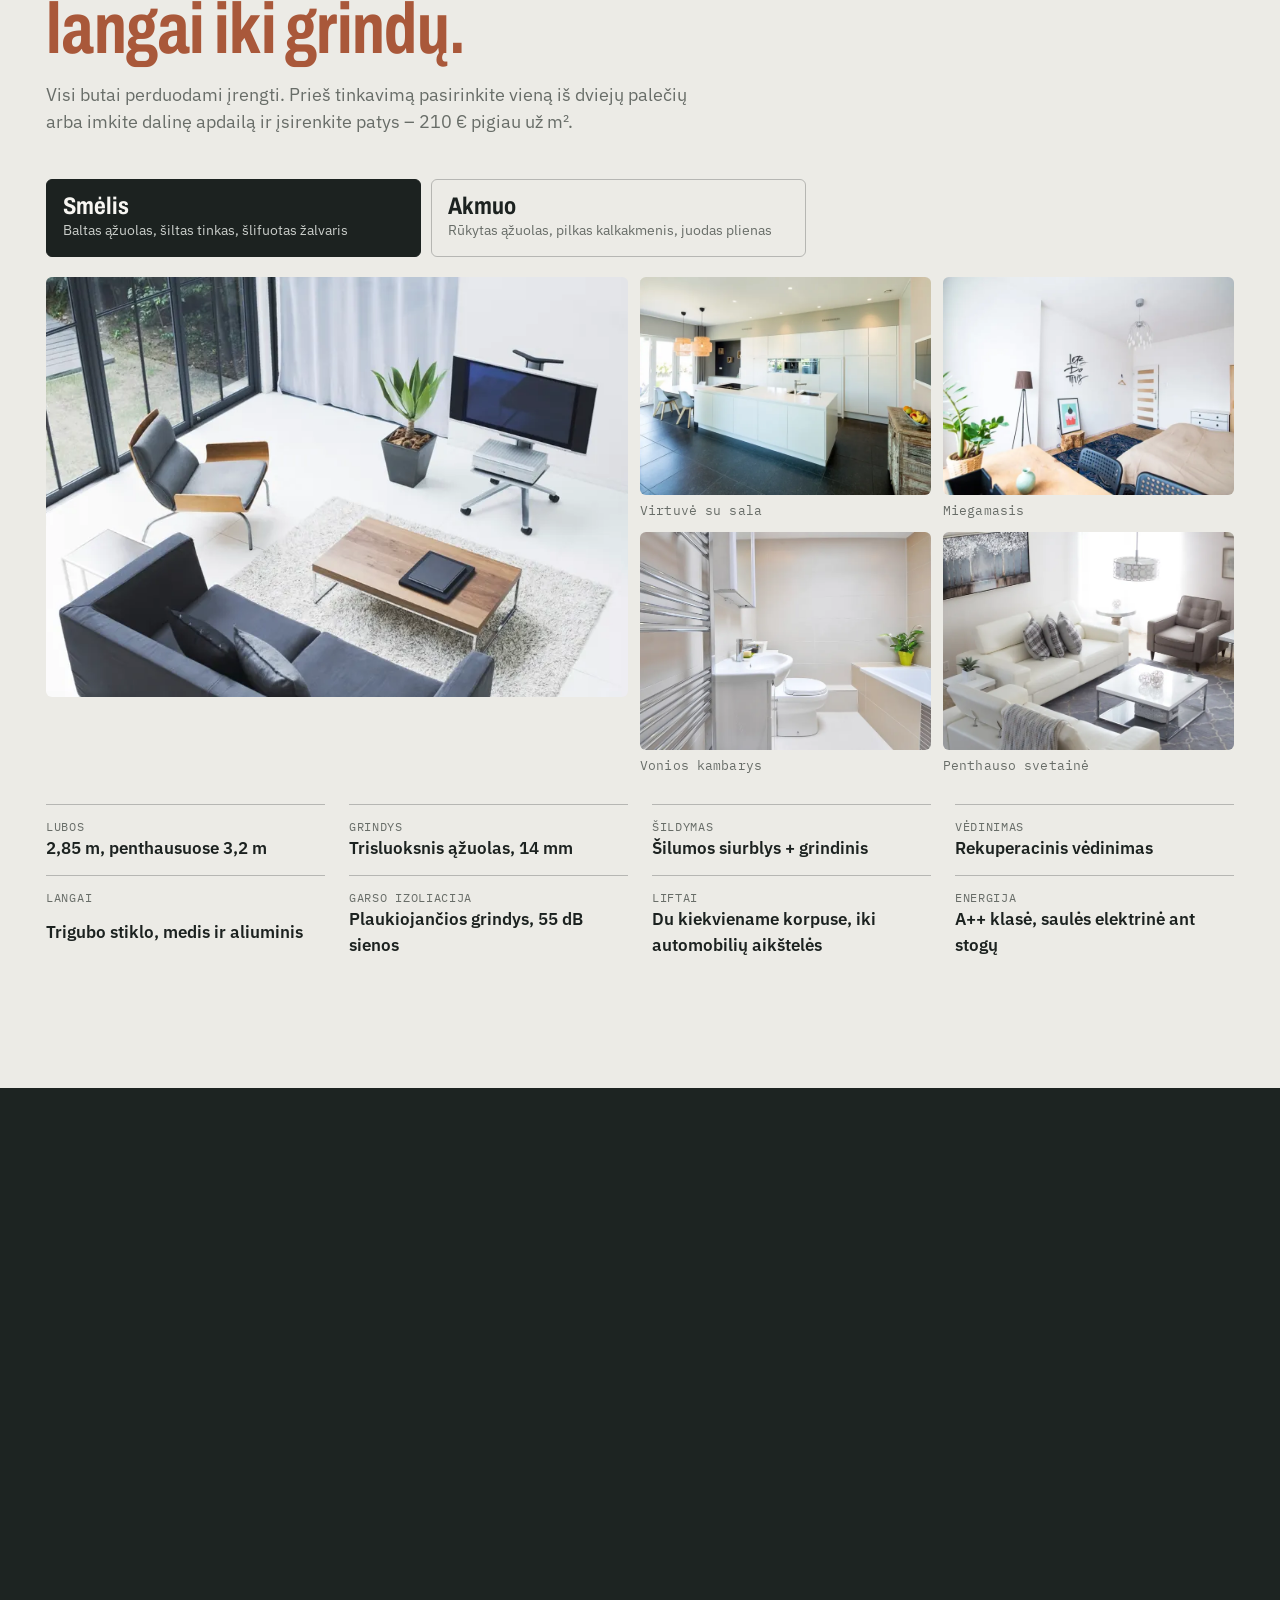
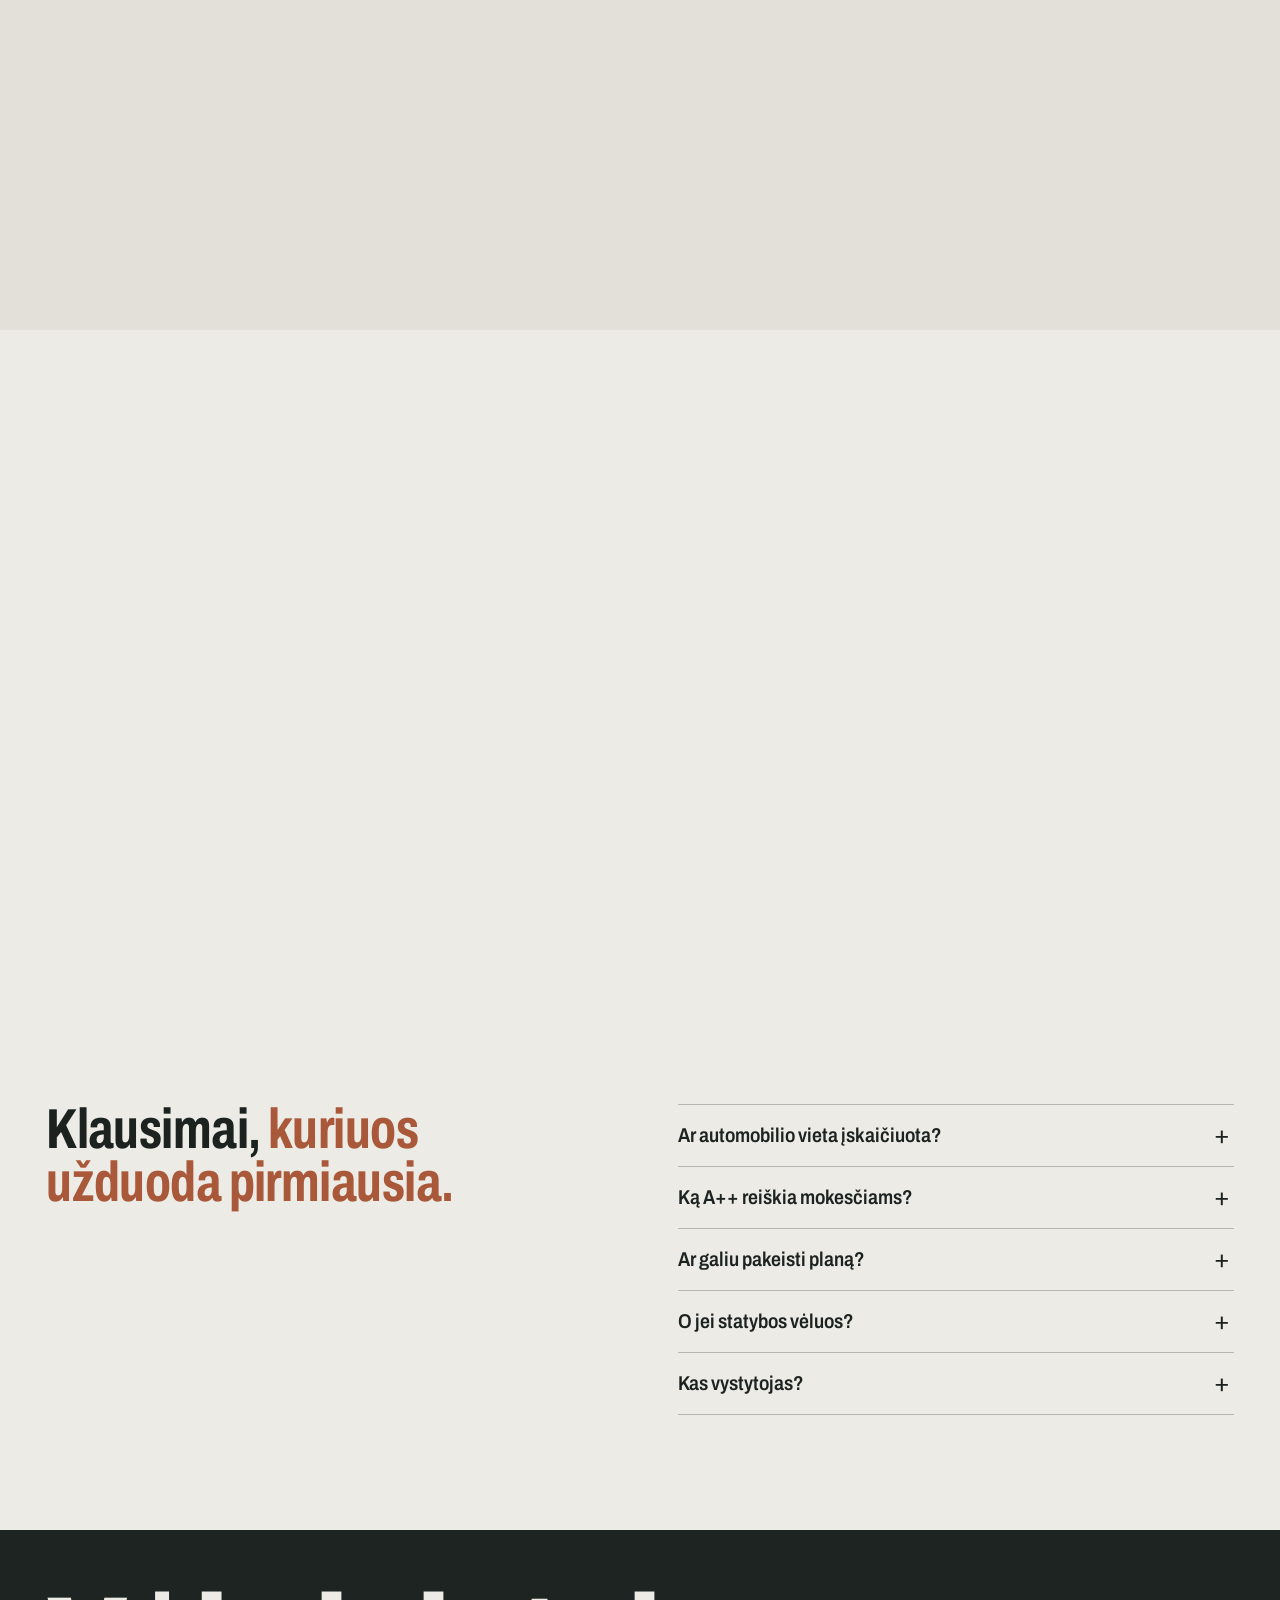
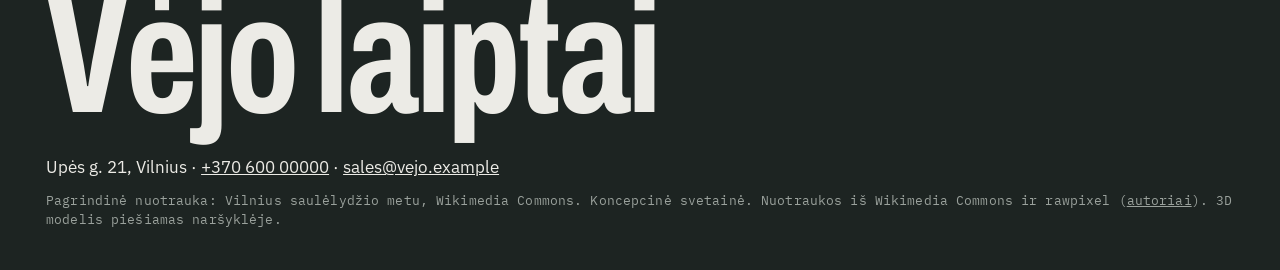
<file: lt/index.html>
<!doctype html>
<html lang="lt">
<head>
<meta charset="utf-8">
<meta name="viewport" content="width=device-width, initial-scale=1, viewport-fit=cover">
<title>Vėjo laiptai — 42 nauji namai, laiptais besileidžiantys į Nerį, Vilnius</title>
<meta name="description" content="Terasomis besileidžiantis gyvenamasis namas Upės gatvėje, Vilniuje. 1–4 kambarių butai ir penthausai nuo 152 000 €. Išsirinkite butą 3D, pamatykite jo šviesą bet kuriuo paros metu ir užsiregistruokite apžiūrai.">
<meta property="og:type" content="website">
<meta property="og:title" content="Vėjo laiptai, Vilnius — išsirinkite butą 3D">
<meta property="og:description" content="42 namai, besileidžiantys į Nerį. 1–4 kambariai, nuo 152 000 €. Raktai 2027 m. IV ketv.">
<meta property="og:image" content="https://futuretdj.github.io/vejo-laiptai/share.jpg">
<meta name="twitter:card" content="summary_large_image">
<link rel="icon" href="../favicon.svg" type="image/svg+xml">
<link rel="alternate" hreflang="en" href="https://futuretdj.github.io/vejo-laiptai/">
<link rel="alternate" hreflang="lt" href="https://futuretdj.github.io/vejo-laiptai/lt/">
<meta name="theme-color" content="#ecebe6">
<link rel="preload" href="../fonts/archivo-400-800-latin.woff2" as="font" type="font/woff2" crossorigin>
<link rel="preload" href="../fonts/ibmplexsans-400-latin.woff2" as="font" type="font/woff2" crossorigin>
<link rel="preload" as="image" href="../img/hero-m.webp" media="(max-width: 700px)">
<link rel="preload" as="image" imagesrcset="../img/hero-1200.webp 1200w, ../img/hero-1800.webp 1800w" imagesizes="100vw" media="(min-width: 701px)">
<script type="importmap">{"imports":{"three":"../lib/three.module.min.js"}}</script>
<script>(function(){var d=document.documentElement;if(matchMedia('(max-width: 1023px), (pointer: coarse)').matches)d.classList.add('touch');d.classList.add('js')})()</script>
<link rel="stylesheet" href="../vejo.css?v=20261118d">
</head>
<body>
<header class="nav" data-nav>
  <div class="wrap nav__bar">
    <a class="logo" href="#top" aria-label="Vėjo laiptai, pradžia"><svg viewBox="0 0 40 28" aria-hidden="true"><path d="M2 26V8h10v-6h12v10h14v14z" fill="none" stroke="currentColor" stroke-width="2.2" stroke-linejoin="round"/></svg><span>Vėjo laiptai</span></a>
    <nav class="nav__links" aria-label="Pagrindinis meniu"><a href="#apartments">Butai</a><a href="#plans">Planai</a><a href="#design">Interjeras</a><a href="#inside">Viduje</a><a href="#location">Vieta</a><a href="#price">Kaina ir paskola</a><a href="#progress">Statybos eiga</a></nav>
    <a class="lang mono" href="../" hreflang="en" lang="en" aria-label="English">EN</a>
    <a class="btn btn--sm nav__cta" href="#visit">Užsiregistruoti apžiūrai</a>
    <button class="nav__menu" type="button" aria-expanded="false" aria-controls="sheet" data-menu data-open="Meniu" data-close="Uždaryti">Meniu</button>
  </div>
  <div class="sheet" id="sheet" data-sheet><a href="#apartments">Butai</a><a href="#plans">Planai</a><a href="#design">Interjeras</a><a href="#inside">Viduje</a><a href="#location">Vieta</a><a href="#price">Kaina ir paskola</a><a href="#progress">Statybos eiga</a><a href="#visit">Užsiregistruoti apžiūrai</a><a class="sheet__lang mono" href="../" hreflang="en" lang="en">English</a></div>
</header>

<main id="top">
  <section class="hero">
    <picture class="hero__img">
      <source media="(max-width: 700px)" srcset="../img/hero-m.webp">
      <img src="../img/hero-1800.webp" srcset="../img/hero-1200.webp 1200w, ../img/hero-1800.webp 1800w" sizes="100vw" alt="Vilnius ir Neris saulėlydžio metu, vaizdas nuo dešiniojo kranto" fetchpriority="high" decoding="async">
    </picture>
    <div class="wrap hero__in">
      <p class="tag mono">Upės gatvė · Šnipiškės · Vilnius</p>
      <h1>42 namai, laiptais <span>į Nerį.</span></h1>
      <p class="lead">Trys aštuonių, šešių ir keturių aukštų plytų korpusai: daugelis butų turi terasą ant žemesnio korpuso stogo ir vakaro saulę virš upės.</p>
      <div class="row"><a class="btn" href="#apartments">Išsirinkti butą</a><a class="btn btn--ghost" href="#visit">Užsiregistruoti apžiūrai</a></div>
    </div>
    <dl class="facts wrap">
      <div><dt>Butai</dt><dd data-count-free>— laisvų iš 42</dd></div>
      <div><dt>Kambariai</dt><dd>1–4 + penthausai</dd></div>
      <div><dt>Nuo</dt><dd data-from>€—</dd></div>
      <div><dt>Raktai</dt><dd>Q4 2027</dd></div>
      <div><dt>Energinė klasė</dt><dd>A++</dd></div>
    </dl>
  </section>

  <!-- apartments selector -->
  <section class="sec sec--apt" id="apartments" aria-labelledby="ap-h">
    <div class="wrap head">
      <p class="label mono">Butai</p>
      <h2 id="ap-h">Išsirinkite langą. <em>Pro jį žiūrėsite jūs.</em></h2>
      <p>Bakstelėkite bet kurį butą name ir pamatysite planą, terasą ir kainą. Žalia – laisvas, geltona – rezervuotas. Tempkite į šoną, kad apeitumėte namą.</p>
    </div>
    <div class="wrap apt">
      <div class="stage" data-stage>
        <div class="stage__load mono" data-stage-load>Kuriamas modelis…</div>
        <div class="legend mono"><span><i class="free"></i>Laisvas</span><span><i class="reserved"></i>Rezervuotas</span><span><i class="sold"></i>Parduotas</span></div>
        <div class="tip mono" data-tip hidden></div>
        <div class="light" data-light>
          <div class="light__top"><p class="mono">Šviesa <b data-light-time>17:30</b> <span data-light-sun></span></p>
            <div class="seg seg--sm" role="radiogroup" aria-label="Metų laikas"><label><input type="radio" name="season" value="jun" checked><span>Birželis</span></label><label><input type="radio" name="season" value="mar"><span>Kovas</span></label><label><input type="radio" name="season" value="dec"><span>Gruodis</span></label></div></div>
          <input type="range" min="5" max="23.5" step=".25" value="17.5" aria-label="Paros metas" data-light-range>
        </div>
        <aside class="unit" data-unit hidden aria-live="polite">
          <button type="button" class="unit__x" data-unit-close aria-label="Uždaryti">×</button>
          <p class="mono unit__st" data-u-status></p>
          <h3 data-u-title></h3>
          <p class="unit__sub" data-u-sub></p>
          <button type="button" class="unit__lay" data-u-layout></button>
          <dl class="unit__dl">
            <div><dt>Plotas</dt><dd data-u-area></dd></div><div><dt>Lauke</dt><dd data-u-terr></dd></div>
            <div><dt>Aukštas</dt><dd data-u-floor></dd></div><div><dt>Langai į</dt><dd data-u-or></dd></div>
            <div><dt>Tiesioginė saulė</dt><dd data-u-sunh></dd></div><div><dt>Už m²</dt><dd data-u-ppm></dd></div>
          </dl>
          <p class="unit__price" data-u-price></p>
          <p class="small muted" data-u-month></p>
          <div class="row"><button class="btn" type="button" data-u-plan>Apžiūrėti 3D</button><button class="btn btn--ghost" type="button" data-u-visit>Užsiregistruoti apžiūrai</button></div>
        </aside>
      </div>
      <div class="list">
        <div class="filters" data-filters>
          <div class="seg" role="group" aria-label="Kambariai"><button type="button" aria-pressed="false" data-rooms="1">1</button><button type="button" aria-pressed="false" data-rooms="2">2</button><button type="button" aria-pressed="false" data-rooms="3">3</button><button type="button" aria-pressed="false" data-rooms="4">4</button></div>
          <label class="maxp"><span class="mono">Iki <b data-maxp-out>bet kokia kaina</b></span><input type="range" min="150000" max="560000" step="10000" value="560000" data-maxp aria-label="Didžiausia kaina"></label>
          <label class="check"><input type="checkbox" data-onlyfree checked> Tik laisvi</label>
        </div>
        <p class="mono muted count" data-count></p>
        <div class="tbl" role="table" aria-label="Butai">
          <div class="tr th" role="row"><span role="columnheader">Nr.</span><span role="columnheader">Kambariai</span><span role="columnheader">m²</span><span role="columnheader">Aukštas</span><span role="columnheader">Kaina</span></div>
          <div data-rows></div>
        </div>
      </div>
    </div>
  </section>


  <!-- layouts -->
  <section class="sec sec--plans" id="plans" aria-labelledby="pl-h">
    <div class="wrap head"><p class="label mono">Planai</p><h2 id="pl-h">Keturi planai, <em>nubraižyti masteliu.</em></h2><p>Kiekviena patalpa su grynuoju plotu, durys, langai ir baldų išdėstymas, kuris tikrai telpa. Tuos pačius planus galite apeiti 3D.</p></div>
    <div class="wrap plans">
      <div class="plans__tabs" role="tablist" data-pl-tabs></div>
      <div class="plans__body"><button type="button" class="plans__fig" data-pl-fig aria-label="Atidaryti planą visu dydžiu"></button><div class="plans__info" data-pl-info></div></div>
    </div>
  </section>
  <div class="plbox" data-plbox hidden role="dialog" aria-modal="true" aria-label="Planas"><button type="button" class="plbox__x" data-plbox-x aria-label="Uždaryti">×</button><div class="plbox__in" data-plbox-in></div></div>

  <!-- interior design -->
  <section class="sec sec--design" id="design" aria-labelledby="ds-h">
    <div class="wrap design">
      <div class="design__text">
        <div class="head"><p class="label mono">Interjeras</p><h2 id="ds-h">Pavaikščiokite po savo butą. <em>Ir pritaikykite sau.</em></h2>
        <p>Kiekvienas butas atsidaro kaip įrengtas 3D modelis, po kurį galima vaikščioti. Keiskite sienų spalvą kiekviename kambaryje, grindis, virtuvės fasadus ir stalviršį, vonios plyteles, vonią ar dušą, maišytuvus, šviestuvus ir baldus – ir iš karto matykite, kiek tai kainuoja.</p></div>
        <ul class="dlist">
          <li><b>6</b><span>sienų spalvos kiekvienam kambariui</span></li>
          <li><b>4 + 4</b><span>grindys ir vonios plytelės</span></li>
          <li><b>16</b><span>virtuvės deriniai</span></li>
          <li><b>3</b><span>maišytuvų ir rankenėlių apdailos</span></li>
          <li><b>4</b><span>šviestuvų tipai, diena ir vakaras</span></li>
          <li><b>12</b><span>„Nendrė“ baldai iš Kauno</span></li>
        </ul>
        <p class="small muted">Mūsų interjero architektai jūsų pasirinkimus paverčia pilnu interjero projektu: brėžiniai, apšvietimo ir rozečių planai, fiksuota apdailos kaina. Įskaičiuota į kiekvieno buto kainą.</p>
        <div class="row"><button class="btn" type="button" data-open-studio="walk">Pavaikščioti po 3 kambarių butą</button><button class="btn btn--ghost" type="button" data-open-studio="orbit">Planas 3D</button></div>
      </div>
      <button class="design__pic" type="button" data-open-studio="walk" aria-label="Atidaryti interjero studiją">
        <picture><source media="(max-width: 700px)" srcset="../img/design-m.webp"><img src="../img/design-1600.webp" alt="3 kambarių butas interjero studijoje: svetainė su ąžuolo grindimis, sofa, valgomojo stalu ir miesto vaizdu pro grindų aukščio langus" loading="lazy" decoding="async"></picture>
        <span class="design__play mono">3D · vaikščioti viduje</span>
      </button>
    </div>
  </section>

  <!-- inside -->
  <section class="sec" id="inside" aria-labelledby="in-h">
    <div class="wrap head"><p class="label mono">Viduje</p><h2 id="in-h">2,85 m lubos, ąžuolo grindys, <em>langai iki grindų.</em></h2><p>Visi butai perduodami įrengti. Prieš tinkavimą pasirinkite vieną iš dviejų palečių arba imkite dalinę apdailą ir įsirenkite patys – 210 € pigiau už m².</p></div>
    <div class="wrap finish">
      <div class="finish__tabs" role="tablist" aria-label="Apdailos paletės">
        <button role="tab" aria-selected="true" data-pal="smelis"><b>Smėlis</b><span>Baltas ąžuolas, šiltas tinkas, šlifuotas žalvaris</span></button>
        <button role="tab" aria-selected="false" data-pal="akmuo"><b>Akmuo</b><span>Rūkytas ąžuolas, pilkas kalkakmenis, juodas plienas</span></button>
      </div>
      <ul class="gal" data-swipe data-gallery>
        <li><button type="button" data-open="0"><img src="../img/living-800.webp" srcset="../img/living-800.webp 800w, ../img/living-1000.webp 1000w, ../img/living-1600.webp 1600w" sizes="(max-width: 1023px) min(80vw, 340px), 40vw" alt="Šviesi svetainė su langais iki grindų" loading="lazy" decoding="async"></button><p class="mono">Svetainė, 3 kambarių butas</p></li>
        <li><button type="button" data-open="1"><img src="../img/kitchen2-800.webp" srcset="../img/kitchen2-800.webp 800w, ../img/kitchen2-1000.webp 1000w, ../img/kitchen2-1600.webp 1600w" sizes="(max-width: 1023px) min(80vw, 340px), 30vw" alt="Balta virtuvė su sala" loading="lazy" decoding="async"></button><p class="mono">Virtuvė su sala</p></li>
        <li><button type="button" data-open="2"><img src="../img/bedroom2-800.webp" srcset="../img/bedroom2-800.webp 800w, ../img/bedroom2-1000.webp 1000w, ../img/bedroom2-1600.webp 1600w" sizes="(max-width: 1023px) min(80vw, 340px), 30vw" alt="Šviesus miegamasis su medinėmis grindimis" loading="lazy" decoding="async"></button><p class="mono">Miegamasis</p></li>
        <li><button type="button" data-open="3"><img src="../img/bath-800.webp" srcset="../img/bath-800.webp 800w, ../img/bath-1000.webp 1000w, ../img/bath-1600.webp 1600w" sizes="(max-width: 1023px) min(80vw, 340px), 30vw" alt="Vonios kambarys su vonia ir šildomu rankšluosčių džiovintuvu" loading="lazy" decoding="async"></button><p class="mono">Vonios kambarys</p></li>
        <li><button type="button" data-open="4"><img src="../img/living2-800.webp" srcset="../img/living2-800.webp 800w, ../img/living2-1000.webp 1000w, ../img/living2-1600.webp 1600w" sizes="(max-width: 1023px) min(80vw, 340px), 30vw" alt="Svetainė su sofa ir foteliais" loading="lazy" decoding="async"></button><p class="mono">Penthauso svetainė</p></li>
      </ul>
      <div class="dots" data-dots-for="gal"></div>
      <ul class="spec"><li><span>Lubos</span><b>2,85 m, penthausuose 3,2 m</b></li><li><span>Grindys</span><b>Trisluoksnis ąžuolas, 14 mm</b></li><li><span>Šildymas</span><b>Šilumos siurblys + grindinis</b></li><li><span>Vėdinimas</span><b>Rekuperacinis vėdinimas</b></li><li><span>Langai</span><b>Trigubo stiklo, medis ir aliuminis</b></li><li><span>Garso izoliacija</span><b>Plaukiojančios grindys, 55 dB sienos</b></li><li><span>Liftai</span><b>Du kiekviename korpuse, iki automobilių aikštelės</b></li><li><span>Energija</span><b>A++ klasė, saulės elektrinė ant stogų</b></li></ul>
    </div>
  </section>

  <!-- location -->
  <section class="sec sec--dark" id="location" aria-labelledby="lo-h">
    <div class="wrap head"><p class="label mono">Vieta</p><h2 id="lo-h">Priešais – upė, <em>už tilto – senamiestis.</em></h2><p>Upės gatvė eina dešiniuoju Neries krantu tarp verslo dangoraižių ir Žvėryno. Laikas nurodytas pėsčiomis arba dviračiu nuo namo durų.</p></div>
    <div class="wrap loc">
      <ul class="times" data-times>
        <li data-mode="walk"><b>2 min</b><span>Neries pakrantės takas</span></li>
        <li data-mode="walk"><b>9 min</b><span>Baltasis tiltas ir parkas</span></li>
        <li data-mode="walk"><b>14 min</b><span>Katedros aikštė</span></li>
        <li data-mode="walk"><b>6 min</b><span>Pradinė mokykla ir darželis</span></li>
        <li data-mode="walk"><b>4 min</b><span>„Rimi“, vaistinė, kepykla</span></li>
        <li data-mode="bike"><b>11 min</b><span>Vilniaus universitetas</span></li>
        <li data-mode="car"><b>18 min</b><span>Oro uostas</span></li>
        <li data-mode="walk"><b>3 min</b><span>Autobusų ir troleibusų stotelė</span></li>
      </ul>
      <div class="loc__pics" data-swipe>
        <figure><img src="../img/evening-800.webp" srcset="../img/evening-800.webp 800w, ../img/evening-1000.webp 1000w, ../img/evening-1600.webp 1600w" sizes="(max-width: 1023px) min(80vw, 340px), 33vw" alt="Vilnius ir Neris saulėlydžio metu" loading="lazy" decoding="async"><figcaption class="mono">Vakaras virš Neries</figcaption></figure>
        <figure><img src="../img/oldtown-800.webp" srcset="../img/oldtown-800.webp 800w, ../img/oldtown-1000.webp 1000w, ../img/oldtown-1600.webp 1600w" sizes="(max-width: 1023px) min(80vw, 340px), 33vw" alt="Raudoni Vilniaus senamiesčio stogai" loading="lazy" decoding="async"><figcaption class="mono">Senamiestis, 14 min pėsčiomis</figcaption></figure>
        <figure><img src="../img/embankment-800.webp" srcset="../img/embankment-800.webp 800w, ../img/embankment-1000.webp 1000w, ../img/embankment-1600.webp 1600w" sizes="(max-width: 1023px) min(80vw, 340px), 33vw" alt="Pakrantės takas palei Nerį" loading="lazy" decoding="async"><figcaption class="mono">Pakrantės takas</figcaption></figure>
      </div>
      <div class="dots dots--light" data-dots-for="loc"></div>
    </div>
  </section>

  <!-- price -->
  <section class="sec" id="price" aria-labelledby="pr-h">
    <div class="wrap grid2">
      <div>
        <div class="head"><p class="label mono">Kaina ir paskola</p><h2 id="pr-h">Kiek tai kainuoja <em>kas mėnesį.</em></h2><p>Apytikslis skaičiavimas pagal dabartinį EURIBOR ir įprastą banko maržą. Galutinę palūkanų normą nustato bankas; pardavimų komanda supažindins jus su trimis bankais, kurie jau žino šį projektą.</p></div>
        <ol class="pay">
          <li><b>€3,000</b><span>Rezervacija, butas laikomas 30 dienų</span></li>
          <li><b>10%</b><span>Pasirašant preliminariąją sutartį</span></li>
          <li><b>90%</b><span>Pas notarą gaunant raktus, 2027 m. IV ketv.</span></li>
        </ol>
      </div>
      <form class="calc" data-calc onsubmit="return false">
        <p class="mono muted" data-calc-for>Tipiniam 2 kambarių butui</p>
        <div class="calc__row"><label for="c-price">Kaina</label><output data-o-price></output><input id="c-price" type="range" min="140000" max="560000" step="1000" value="198000"></div>
        <div class="calc__row"><label for="c-down">Pradinis įnašas</label><output data-o-down></output><input id="c-down" type="range" min="15" max="60" step="1" value="20"></div>
        <div class="calc__row"><label for="c-years">Terminas</label><output data-o-years></output><input id="c-years" type="range" min="10" max="35" step="1" value="30"></div>
        <div class="calc__row"><label for="c-rate">Palūkanos (EURIBOR + marža)</label><output data-o-rate></output><input id="c-rate" type="range" min="2" max="6" step=".05" value="3.75"></div>
        <div class="calc__out"><p class="mono">Mėnesio įmoka</p><p class="big" data-o-month>€—</p><p class="small muted" data-o-note></p></div>
      </form>
    </div>
  </section>

  <!-- progress -->
  <section class="sec sec--stone" id="progress" aria-labelledby="pg-h">
    <div class="wrap head"><p class="label mono">Statybos</p><h2 id="pg-h">Kur esame <em>šį mėnesį.</em></h2><p>Atnaujinama kiekvieno mėnesio pirmąjį pirmadienį, su statybvietės kameros nuotraukomis.</p></div>
    <div class="wrap">
      <ol class="steps" data-steps>
        <li class="done"><b>Leidimas</b><span>2025 kovas</span></li>
        <li class="done"><b>Pamatai</b><span>2025 rugsėjis</span></li>
        <li class="done"><b>A ir B karkasas</b><span>2026 birželis</span></li>
        <li class="now"><b>C karkasas, stogai</b><span>2026 lapkritis</span><i style="--p:70%"></i></li>
        <li><b>Fasadai ir langai</b><span>2027 balandis</span></li>
        <li><b>Vidaus darbai</b><span>2027 rugsėjis</span></li>
        <li><b>Raktai</b><span>Q4 2027</span></li>
      </ol>
    </div>
  </section>

  <!-- visit -->
  <section class="sec" id="visit" aria-labelledby="vs-h">
    <div class="wrap grid2">
      <div>
        <div class="head"><p class="label mono">Apsilankykite</p><h2 id="vs-h">Apžiūrėkite pavyzdinį butą <em>ir vaizdą.</em></h2><p>Pardavimų paviljone statybvietėje – įrengtas 3 kambarių butas abiem paletėmis ir liftas į C korpuso stogą. Šeštadieniais ir sekmadieniais 11–17, darbo dienomis – iš anksto susitarus.</p></div>
        <dl class="contact">
          <div><dt class="mono">Pardavimų paviljonas</dt><dd>Upės g. 21, Vilnius</dd></div>
          <div><dt class="mono">Telefonas</dt><dd><a href="tel:+37060000000">+370 600 00000</a></dd></div>
          <div><dt class="mono">El. paštas</dt><dd><a href="mailto:sales@vejo.example">sales@vejo.example</a></dd></div>
        </dl>
      </div>
      <form class="vform" data-vform novalidate>
        <p class="mono muted">Pasirinkite laiką</p>
        <div class="vdays" data-vdays></div>
        <div class="vslots" data-vslots></div>
        <div class="f"><label for="v-unit">Jus dominantis butas <span class="muted">(nebūtina)</span></label><select id="v-unit" data-vunit><option value="">Dar nežinau</option></select></div>
        <div class="f2"><div class="f"><label for="v-name">Vardas</label><input id="v-name" name="name" autocomplete="name" required><p class="err" hidden>Įrašykite vardą.</p></div>
        <div class="f"><label for="v-tel">Telefonas</label><input id="v-tel" name="tel" type="tel" inputmode="tel" autocomplete="tel" required placeholder="+370"><p class="err" hidden>Įrašykite telefono numerį.</p></div></div>
        <button class="btn btn--wide" type="submit" data-vsubmit>Užsiregistruoti apžiūrai</button>
        <p class="small" role="status" data-vstatus></p>
      </form>
    </div>
  </section>

  <section class="sec sec--tight" aria-labelledby="fq-h">
    <div class="wrap grid2">
      <h2 id="fq-h" class="fq">Klausimai, <em>kuriuos užduoda pirmiausia.</em></h2>
      <div class="faq">
        <details><summary>Ar automobilio vieta įskaičiuota?</summary><p>Ne, požeminės vietos parduodamos atskirai už 19 000 €, su elektromobilio įkrovikliu – 900 € brangiau. 42 butams – 46 vietos, sandėliukai rūsyje nuo 3 500 €.</p></details>
        <details><summary>Ką A++ reiškia mokesčiams?</summary><p>Oras-vanduo šilumos siurbliai, grindinis šildymas, rekuperacija ir trigubi stiklo paketai. 2 kambarių buto šildymas sausį turėtų kainuoti apie 35–45 € per mėnesį.</p></details>
        <details><summary>Ar galiu pakeisti planą?</summary><p>Taip, kol jūsų aukšte nepastatytos sienos: nelaikančiųjų sienų perkėlimas ar panaikinimas – vieną kartą nemokamai, vėliau 450 € už pakeitimą. Virtuvės ir vonios lieka prie stovų.</p></details>
        <details><summary>O jei statybos vėluos?</summary><p>Sutartyje nustatyta perdavimo data. Už kiekvieną vėlavimo mėnesį sumokame 0,5 % jau sumokėtos sumos, o po šešių mėnesių galite nutraukti sutartį ir atgauti visus pinigus.</p></details>
        <details><summary>Kas vystytojas?</summary><p>Tai koncepcija: svetainė yra portfelio demonstracija. Namas, kainos ir žmonės išgalvoti.</p></details>
      </div>
    </div>
  </section>
</main>

<footer class="foot">
  <div class="wrap foot__in">
    <p class="foot__logo">Vėjo laiptai</p>
    <p>Upės g. 21, Vilnius · <a href="tel:+37060000000">+370 600 00000</a> · <a href="mailto:sales@vejo.example">sales@vejo.example</a></p>
    <p class="mono muted">Pagrindinė nuotrauka: Vilnius saulėlydžio metu, Wikimedia Commons. Koncepcinė svetainė. Nuotraukos iš Wikimedia Commons ir rawpixel (<a href="../credits.html">autoriai</a>). 3D modelis piešiamas naršyklėje.</p>
  </div>
</footer>

<nav class="bar" data-bar aria-label="Greiti veiksmai"><span class="bar__t mono" data-bar-t>42 butai</span><a class="btn btn--sm btn--light" href="#apartments" data-bar-btn>Rinktis</a></nav>

<div class="studio" data-studio hidden role="dialog" aria-modal="true" aria-labelledby="st-h" data-mode="orbit">
  <div class="st-stage" data-st-stage>
    <div class="st-load mono" data-st-load data-t="st_load"></div>
    <div class="st-bar">
      <div class="seg seg--dark" role="radiogroup" data-t-label="st_walk"><label><input type="radio" name="stmode" value="orbit" checked><span data-t="st_overview"></span></label><label><input type="radio" name="stmode" value="walk"><span data-t="st_walk"></span></label></div>
      <div class="seg seg--dark" role="radiogroup" data-t-label="g_time"><label><input type="radio" name="sttime" value="day" checked><span data-t="st_day"></span></label><label><input type="radio" name="sttime" value="eve"><span data-t="st_eve"></span></label></div>
    </div>
    <button type="button" class="st-x" data-st-close data-t-label="st_close">×</button>
    <canvas class="st-mini" data-st-mini data-t-label="minimap"></canvas>
    <p class="st-room mono" data-st-room aria-live="polite"></p>
    <p class="st-hint mono" data-st-hint></p>
    <div class="st-joy" data-st-joy aria-hidden="true"><span></span></div>
  </div>
  <aside class="st-panel" data-st-panel>
    <div class="st-head">
      <button type="button" class="st-grab" data-st-grab aria-label="Pasirinkimai"></button>
      <div><p class="mono muted" data-st-sub></p><h3 id="st-h" data-st-title></h3></div>
      <button type="button" class="st-fold" data-st-fold aria-expanded="false" aria-label="Slėpti arba rodyti parinktis"></button><div class="st-total"><span class="mono muted" data-t="st_total"></span><b data-st-total></b><small class="mono muted" data-st-parts></small></div>
    </div>
    <div class="st-tabs" role="tablist" data-st-tabs></div>
    <div class="st-body" data-st-body></div>
    <div class="st-foot"><button type="button" class="btn btn--ghost btn--sm" data-st-sum data-t="st_sum"></button><button type="button" class="btn btn--sm" data-st-book data-t="st_book"></button></div>
  </aside>
</div>
<div class="lb" data-lb hidden role="dialog" aria-modal="true" aria-label="Nuotraukos"><div class="lb__top"><span class="mono" data-lb-count></span><button type="button" class="lb__x" data-lb-close aria-label="Uždaryti">×</button></div><ul class="lb__track" data-lb-track></ul><p class="lb__cap" data-lb-cap></p></div>
<div class="toast" data-toast role="status" aria-live="polite"></div>
<script type="module" src="../vejo.js?v=20261118d"></script>
</body>
</html>
</file>
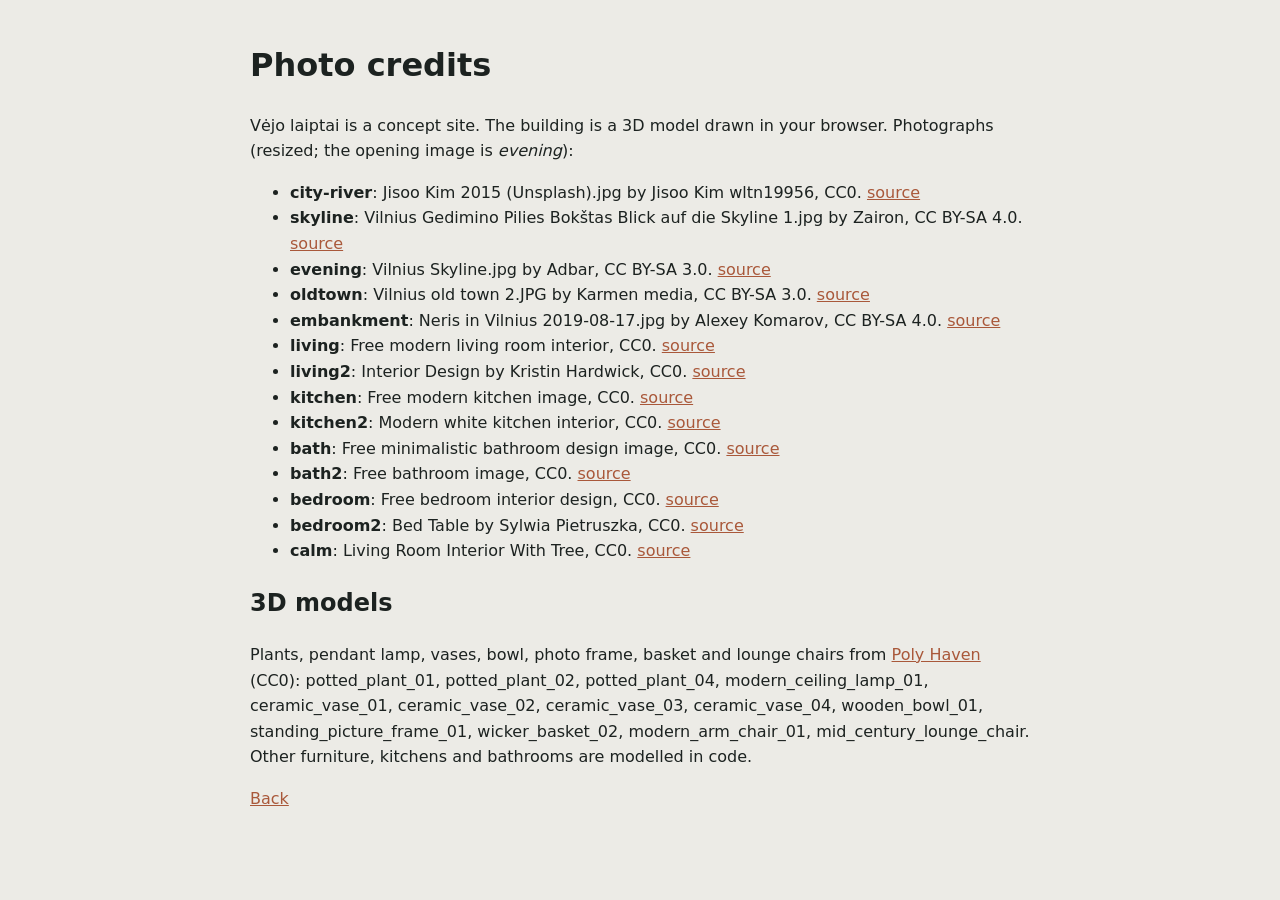
<file: credits.html>
<!doctype html><meta charset="utf-8"><meta name="viewport" content="width=device-width,initial-scale=1"><title>Credits · Vėjo laiptai</title><link rel="icon" href="favicon.svg"><style>body{font:16px/1.6 system-ui;max-width:780px;margin:40px auto;padding:0 20px;background:#ecebe6;color:#1c2220}a{color:#a9583a}</style><h1>Photo credits</h1><p>Vėjo laiptai is a concept site. The building is a 3D model drawn in your browser. Photographs (resized; the opening image is <i>evening</i>):</p><ul><li><b>city-river</b>: Jisoo Kim 2015 (Unsplash).jpg by Jisoo Kim wltn19956, CC0. <a href="https://commons.wikimedia.org/wiki/File:Jisoo_Kim_2015_(Unsplash).jpg">source</a></li><li><b>skyline</b>: Vilnius Gedimino Pilies Bokštas Blick auf die Skyline 1.jpg by Zairon, CC BY-SA 4.0. <a href="https://commons.wikimedia.org/wiki/File:Vilnius_Gedimino_Pilies_Bok%C5%A1tas_Blick_auf_die_Skyline_1.jpg">source</a></li><li><b>evening</b>: Vilnius Skyline.jpg by Adbar, CC BY-SA 3.0. <a href="https://commons.wikimedia.org/wiki/File:Vilnius_Skyline.jpg">source</a></li><li><b>oldtown</b>: Vilnius old town 2.JPG by Karmen media, CC BY-SA 3.0. <a href="https://commons.wikimedia.org/wiki/File:Vilnius_old_town_2.JPG">source</a></li><li><b>embankment</b>: Neris in Vilnius 2019-08-17.jpg by Alexey Komarov, CC BY-SA 4.0. <a href="https://commons.wikimedia.org/wiki/File:Neris_in_Vilnius_2019-08-17.jpg">source</a></li><li><b>living</b>: Free modern living room interior, CC0. <a href="https://images.rawpixel.com/editor_1024/czNmcy1wcml2YXRlL3Jhd3BpeGVsX2ltYWdlcy93ZWJzaXRlX2NvbnRlbnQvbHIvcHUyMzM1MTgwLWltYWdlLWt3dndpYmE1LmpwZw.jpg">source</a></li><li><b>living2</b>: Interior Design by Kristin Hardwick, CC0. <a href="https://cdn.stocksnap.io/img-thumbs/960w/HIH67XC5G0.jpg">source</a></li><li><b>kitchen</b>: Free modern kitchen image, CC0. <a href="https://images.rawpixel.com/editor_1024/czNmcy1wcml2YXRlL3Jhd3BpeGVsX2ltYWdlcy93ZWJzaXRlX2NvbnRlbnQvbHIvcHg2MzMxNDUtaW1hZ2Uta3d2eGwycGMuanBn.jpg">source</a></li><li><b>kitchen2</b>: Modern white kitchen interior, CC0. <a href="https://images.rawpixel.com/editor_1024/czNmcy1wcml2YXRlL3Jhd3BpeGVsX2ltYWdlcy93ZWJzaXRlX2NvbnRlbnQvbHIvZmwzNjkwNDI4NDk2MC1pbWFnZS1reWJlaWoxcS5qcGc.jpg">source</a></li><li><b>bath</b>: Free minimalistic bathroom design image, CC0. <a href="https://images.rawpixel.com/editor_1024/cHJpdmF0ZS9sci9pbWFnZXMvd2Vic2l0ZS8yMDIyLTA1L3B4NjMzMTQyLWltYWdlLWt3dnhrd2R6LmpwZw.jpg">source</a></li><li><b>bath2</b>: Free bathroom image, CC0. <a href="https://images.rawpixel.com/editor_1024/czNmcy1wcml2YXRlL3Jhd3BpeGVsX2ltYWdlcy93ZWJzaXRlX2NvbnRlbnQvbHIvc2s2MDI1LWltYWdlLWt3dng3Y2g5LmpwZw.jpg">source</a></li><li><b>bedroom</b>: Free bedroom interior design, CC0. <a href="https://images.rawpixel.com/editor_1024/czNmcy1wcml2YXRlL3Jhd3BpeGVsX2ltYWdlcy93ZWJzaXRlX2NvbnRlbnQvcHg5NDUzOTMtaW1hZ2Uta3d2dXI4YjYuanBn.jpg">source</a></li><li><b>bedroom2</b>: Bed Table by Sylwia Pietruszka, CC0. <a href="https://cdn.stocksnap.io/img-thumbs/960w/FND1JADL6W.jpg">source</a></li><li><b>calm</b>: Living Room Interior With Tree, CC0. <a href="https://images.rawpixel.com/editor_1024/czNmcy1wcml2YXRlL3Jhd3BpeGVsX2ltYWdlcy93ZWJzaXRlX2NvbnRlbnQvbHIvcHUyMzMzNzI2LWltYWdlLWt3eXJvN3l5LmpwZw.jpg">source</a></li></ul><h2>3D models</h2><p>Plants, pendant lamp, vases, bowl, photo frame, basket and lounge chairs from <a href="https://polyhaven.com/models">Poly Haven</a> (CC0): potted_plant_01, potted_plant_02, potted_plant_04, modern_ceiling_lamp_01, ceramic_vase_01, ceramic_vase_02, ceramic_vase_03, ceramic_vase_04, wooden_bowl_01, standing_picture_frame_01, wicker_basket_02, modern_arm_chair_01, mid_century_lounge_chair. Other furniture, kitchens and bathrooms are modelled in code.</p><p><a href="./">Back</a></p>
</file>
<file: vejo.css>
@font-face{font-family:'Archivo';font-style:normal;font-weight:400 800;font-stretch:62% 125%;font-display:swap;src:url(fonts/archivo-400-800-latin-ext.woff2) format('woff2');unicode-range:U+0100-02BA, U+02BD-02C5, U+02C7-02CC, U+02CE-02D7, U+02DD-02FF, U+0304, U+0308, U+0329, U+1D00-1DBF, U+1E00-1E9F, U+1EF2-1EFF, U+2020, U+20A0-20AB, U+20AD-20C4, U+2113, U+2C60-2C7F, U+A720-A7FF}
@font-face{font-family:'Archivo';font-style:normal;font-weight:400 800;font-stretch:62% 125%;font-display:swap;src:url(fonts/archivo-400-800-latin.woff2) format('woff2');unicode-range:U+0000-00FF, U+0131, U+0152-0153, U+02BB-02BC, U+02C6, U+02DA, U+02DC, U+0304, U+0308, U+0329, U+2000-206F, U+20AC, U+2122, U+2191, U+2193, U+2212, U+2215, U+FEFF, U+FFFD}
@font-face{font-family:'IBM Plex Mono';font-style:normal;font-weight:400;font-display:swap;src:url(fonts/ibmplexmono-400-latin-ext.woff2) format('woff2');unicode-range:U+0100-02BA, U+02BD-02C5, U+02C7-02CC, U+02CE-02D7, U+02DD-02FF, U+0304, U+0308, U+0329, U+1D00-1DBF, U+1E00-1E9F, U+1EF2-1EFF, U+2020, U+20A0-20AB, U+20AD-20C4, U+2113, U+2C60-2C7F, U+A720-A7FF}
@font-face{font-family:'IBM Plex Mono';font-style:normal;font-weight:400;font-display:swap;src:url(fonts/ibmplexmono-400-latin.woff2) format('woff2');unicode-range:U+0000-00FF, U+0131, U+0152-0153, U+02BB-02BC, U+02C6, U+02DA, U+02DC, U+0304, U+0308, U+0329, U+2000-206F, U+20AC, U+2122, U+2191, U+2193, U+2212, U+2215, U+FEFF, U+FFFD}
@font-face{font-family:'IBM Plex Mono';font-style:normal;font-weight:500;font-display:swap;src:url(fonts/ibmplexmono-500-latin-ext.woff2) format('woff2');unicode-range:U+0100-02BA, U+02BD-02C5, U+02C7-02CC, U+02CE-02D7, U+02DD-02FF, U+0304, U+0308, U+0329, U+1D00-1DBF, U+1E00-1E9F, U+1EF2-1EFF, U+2020, U+20A0-20AB, U+20AD-20C4, U+2113, U+2C60-2C7F, U+A720-A7FF}
@font-face{font-family:'IBM Plex Mono';font-style:normal;font-weight:500;font-display:swap;src:url(fonts/ibmplexmono-500-latin.woff2) format('woff2');unicode-range:U+0000-00FF, U+0131, U+0152-0153, U+02BB-02BC, U+02C6, U+02DA, U+02DC, U+0304, U+0308, U+0329, U+2000-206F, U+20AC, U+2122, U+2191, U+2193, U+2212, U+2215, U+FEFF, U+FFFD}
@font-face{font-family:'IBM Plex Sans';font-style:normal;font-weight:400;font-stretch:100%;font-display:swap;src:url(fonts/ibmplexsans-400-latin-ext.woff2) format('woff2');unicode-range:U+0100-02BA, U+02BD-02C5, U+02C7-02CC, U+02CE-02D7, U+02DD-02FF, U+0304, U+0308, U+0329, U+1D00-1DBF, U+1E00-1E9F, U+1EF2-1EFF, U+2020, U+20A0-20AB, U+20AD-20C4, U+2113, U+2C60-2C7F, U+A720-A7FF}
@font-face{font-family:'IBM Plex Sans';font-style:normal;font-weight:400;font-stretch:100%;font-display:swap;src:url(fonts/ibmplexsans-400-latin.woff2) format('woff2');unicode-range:U+0000-00FF, U+0131, U+0152-0153, U+02BB-02BC, U+02C6, U+02DA, U+02DC, U+0304, U+0308, U+0329, U+2000-206F, U+20AC, U+2122, U+2191, U+2193, U+2212, U+2215, U+FEFF, U+FFFD}
@font-face{font-family:'IBM Plex Sans';font-style:normal;font-weight:500;font-stretch:100%;font-display:swap;src:url(fonts/ibmplexsans-500-latin-ext.woff2) format('woff2');unicode-range:U+0100-02BA, U+02BD-02C5, U+02C7-02CC, U+02CE-02D7, U+02DD-02FF, U+0304, U+0308, U+0329, U+1D00-1DBF, U+1E00-1E9F, U+1EF2-1EFF, U+2020, U+20A0-20AB, U+20AD-20C4, U+2113, U+2C60-2C7F, U+A720-A7FF}
@font-face{font-family:'IBM Plex Sans';font-style:normal;font-weight:500;font-stretch:100%;font-display:swap;src:url(fonts/ibmplexsans-500-latin.woff2) format('woff2');unicode-range:U+0000-00FF, U+0131, U+0152-0153, U+02BB-02BC, U+02C6, U+02DA, U+02DC, U+0304, U+0308, U+0329, U+2000-206F, U+20AC, U+2122, U+2191, U+2193, U+2212, U+2215, U+FEFF, U+FFFD}
@font-face{font-family:'IBM Plex Sans';font-style:normal;font-weight:600;font-stretch:100%;font-display:swap;src:url(fonts/ibmplexsans-600-latin-ext.woff2) format('woff2');unicode-range:U+0100-02BA, U+02BD-02C5, U+02C7-02CC, U+02CE-02D7, U+02DD-02FF, U+0304, U+0308, U+0329, U+1D00-1DBF, U+1E00-1E9F, U+1EF2-1EFF, U+2020, U+20A0-20AB, U+20AD-20C4, U+2113, U+2C60-2C7F, U+A720-A7FF}
@font-face{font-family:'IBM Plex Sans';font-style:normal;font-weight:600;font-stretch:100%;font-display:swap;src:url(fonts/ibmplexsans-600-latin.woff2) format('woff2');unicode-range:U+0000-00FF, U+0131, U+0152-0153, U+02BB-02BC, U+02C6, U+02DA, U+02DC, U+0304, U+0308, U+0329, U+2000-206F, U+20AC, U+2122, U+2191, U+2193, U+2212, U+2215, U+FEFF, U+FFFD}
:root{
  --bg:#ecebe6;--stone:#e2e0d8;--ink:#1c2220;--muted:#686d68;--line:rgba(28,34,32,.13);--line2:rgba(28,34,32,.26);
  --brick:#a9583a;--green:#2f6a4c;--amber:#c8902f;--paper:#f7f6f2;--dark:#1d2422;
  --head:"Archivo",system-ui,sans-serif;--sans:"IBM Plex Sans",system-ui,sans-serif;--mono:"IBM Plex Mono",ui-monospace,monospace;
  --wrap:1360px;--gut:clamp(18px,3.6vw,48px);--r:6px;--ease:cubic-bezier(.2,.7,.2,1)
}
*{box-sizing:border-box}
html{-webkit-text-size-adjust:100%;scroll-behavior:smooth;scroll-padding-top:72px}
body{margin:0;background:var(--bg);color:var(--ink);font:400 16.5px/1.55 var(--sans);-webkit-font-smoothing:antialiased;overflow-x:clip}
img{display:block;max-width:100%}
a{color:inherit}
h1,h2,h3{font-family:var(--head);font-stretch:72%;font-weight:700;margin:0;letter-spacing:-.01em;line-height:.94;text-wrap:balance}
h1 span,h2 em,h3 em{font-style:normal;color:var(--brick)}
p{margin:0}
button,input,select{font:inherit;color:inherit}
.wrap{max-width:var(--wrap);margin:0 auto;padding:0 var(--gut)}
.mono{font-family:var(--mono);font-size:12.5px;letter-spacing:.01em}
.muted{color:var(--muted)}
.small{font-size:14px}
.label{text-transform:uppercase;letter-spacing:.12em;color:var(--brick);margin-bottom:14px}
.row{display:flex;flex-wrap:wrap;gap:10px;align-items:center}
.btn{display:inline-flex;align-items:center;justify-content:center;gap:8px;min-height:50px;padding:0 24px;border-radius:var(--r);border:1px solid var(--ink);background:var(--ink);color:var(--paper);font:500 15px/1 var(--sans);text-decoration:none;cursor:pointer;transition:background .25s,border-color .25s,color .25s,transform .15s}
.btn:active{transform:scale(.98)}
@media (hover:hover){.btn:hover{background:var(--brick);border-color:var(--brick);color:#fff}}
.btn--sm{min-height:40px;padding:0 16px;font-size:14px}
.btn--ghost{background:transparent;color:inherit;border-color:currentColor}
.btn--light{background:var(--paper);color:var(--ink);border-color:var(--paper)}
.btn--wide{width:100%}
.btn[disabled]{opacity:.45;pointer-events:none}

/* nav */
.nav{position:fixed;inset:0 0 auto;z-index:60;color:#fff;transition:background .3s,color .3s,box-shadow .3s}
.nav.sc{background:rgba(236,235,230,.96);color:var(--ink);box-shadow:0 1px 0 var(--line)}
.nav__bar{display:flex;align-items:center;gap:28px;height:68px}
.logo{display:flex;align-items:center;gap:10px;text-decoration:none;font:700 21px/1 var(--head);font-stretch:80%;letter-spacing:.01em}
.logo svg{width:34px;height:24px}
.nav__links{display:flex;gap:24px;margin-left:auto;font-size:14.5px}
.nav__links a{text-decoration:none;opacity:.88}
.nav__links a:hover{opacity:1;text-decoration:underline;text-underline-offset:6px}
.nav:not(.sc) .nav__cta{background:#fff;color:var(--ink);border-color:#fff}
.nav__menu{display:none;margin-left:auto;height:40px;padding:0 16px;border:1px solid currentColor;border-radius:var(--r);background:transparent;cursor:pointer;font-size:14px}
.sheet{display:none}

/* hero */
.hero{position:relative;min-height:min(100svh,980px);display:grid;align-content:end;color:#fff;overflow:hidden;background:#3b3a36}
.hero__img,.hero__img img{position:absolute;inset:0;width:100%;height:100%}
.hero__img img{object-fit:cover;object-position:60% 50%}
.hero::before{content:"";position:absolute;inset:0;z-index:1;background:linear-gradient(180deg,rgba(18,20,19,.45) 0,rgba(18,20,19,0) 22%,rgba(18,20,19,0) 45%,rgba(18,20,19,.72) 100%)}
.hero__in{position:relative;z-index:2;padding-bottom:28px;width:100%}
.tag{opacity:.95;text-shadow:0 1px 8px rgba(0,0,0,.5);margin-bottom:16px;text-transform:uppercase;letter-spacing:.1em}
.hero h1{font-size:clamp(56px,8.4vw,148px);max-width:12ch}
.hero h1 span{color:#f1c3a5}
.lead{max-width:50ch;font-size:clamp(16.5px,1.3vw,19px);margin:22px 0 26px;opacity:.92}
.hero .btn--ghost{color:#fff}
.facts{position:relative;z-index:2;display:grid;grid-template-columns:repeat(5,minmax(0,1fr));gap:0;margin:22px auto 0;padding-bottom:26px;width:100%}
.facts div{border-top:1px solid rgba(255,255,255,.35);padding-top:12px;padding-right:12px}
.facts dt{font:400 11.5px var(--mono);text-transform:uppercase;letter-spacing:.1em;opacity:.75}
.facts dd{margin:4px 0 0;font:600 22px/1.1 var(--head);font-stretch:80%}

/* sections */
.sec{padding:clamp(76px,9vw,132px) 0}
.sec--tight{padding-top:0}
.sec--stone{background:var(--stone)}
.sec--dark{background:var(--dark);color:#ecebe6;--muted:#a3aaa5;--line:rgba(236,235,230,.14);--line2:rgba(236,235,230,.3)}
.sec--dark h2 em{color:#e7a684}
.sec--dark .label{color:#e7a684}
.head{margin-bottom:clamp(28px,3.4vw,48px)}
.head h2{font-size:clamp(42px,5.6vw,92px);max-width:16ch}
.head>p:not(.label){margin-top:18px;color:var(--muted);font-size:17.5px;max-width:60ch}
.grid2{display:grid;grid-template-columns:1fr 1fr;gap:clamp(32px,6vw,96px);align-items:start}

/* apartments */
.apt{display:grid;grid-template-columns:minmax(0,1fr) 400px;gap:20px;align-items:start}
.stage{position:relative;height:min(76vh,720px);border-radius:var(--r);overflow:hidden;background:#dfe3e2;touch-action:pan-y}
.stage canvas.gl{position:absolute;inset:0;width:100%;height:100%;display:block}
.stage.grab canvas{cursor:grabbing}
.stage__load{position:absolute;inset:0;display:grid;place-items:center;color:var(--muted);transition:opacity .4s}
.stage__load.off{opacity:0;pointer-events:none}
.legend{position:absolute;left:14px;top:14px;display:flex;gap:12px;padding:8px 12px;border-radius:var(--r);background:rgba(247,246,242,.9);z-index:2}
.legend span{display:flex;align-items:center;gap:6px}
.legend i{width:12px;height:12px;border-radius:3px}
.legend .free{background:#4f8a63}.legend .reserved{background:#d29a3a}.legend .sold{background:#a29d97}
.tip{position:absolute;left:0;top:0;z-index:3;pointer-events:none;padding:8px 10px;border-radius:var(--r);background:var(--ink);color:var(--paper);white-space:nowrap;transform:translate(-50%,-110%)}
.light{position:absolute;left:14px;right:14px;bottom:14px;z-index:2;display:grid;gap:8px;padding:12px 14px;border-radius:var(--r);background:rgba(247,246,242,.92);max-width:460px}
.light__top{display:flex;justify-content:space-between;align-items:center;gap:10px;flex-wrap:wrap}
.light b{font-weight:500;font-variant-numeric:tabular-nums}
.light input[type=range]{width:100%}
input[type=range]{-webkit-appearance:none;appearance:none;height:28px;background:transparent;cursor:pointer;margin:0}
input[type=range]::-webkit-slider-runnable-track{height:4px;border-radius:4px;background:linear-gradient(90deg,var(--ink) var(--v,50%),var(--line2) var(--v,50%))}
input[type=range]::-moz-range-track{height:4px;border-radius:4px;background:var(--line2)}
input[type=range]::-moz-range-progress{height:4px;background:var(--ink)}
input[type=range]::-webkit-slider-thumb{-webkit-appearance:none;width:22px;height:22px;margin-top:-9px;border-radius:50%;background:var(--paper);border:2px solid var(--ink);box-shadow:0 1px 4px rgba(0,0,0,.2)}
input[type=range]::-moz-range-thumb{width:18px;height:18px;border-radius:50%;background:var(--paper);border:2px solid var(--ink)}
.light input[type=range]::-webkit-slider-runnable-track{background:linear-gradient(90deg,#2d3a4a 0%,#e9b57f 10%,#f3e6c8 30%,#f3e6c8 70%,#e59b6a 88%,#2d3a4a 100%)}
.seg{display:inline-flex;gap:4px;flex-wrap:wrap}
.seg button,.seg span{display:inline-grid;place-items:center;min-width:44px;min-height:40px;padding:0 12px;border-radius:var(--r);border:1px solid var(--line2);background:transparent;cursor:pointer;font-size:14px;transition:background .2s,color .2s}
.seg label{position:relative;cursor:pointer}
.seg input{position:absolute;opacity:0;pointer-events:none}
.seg button[aria-pressed="true"],.seg input:checked+span{background:var(--ink);color:var(--paper);border-color:var(--ink)}
.seg input:focus-visible+span{outline:2px solid var(--brick);outline-offset:2px}
.seg--sm span{min-height:32px;min-width:0;padding:0 10px;font-size:13px}
.unit{position:absolute;right:14px;top:14px;z-index:4;width:340px;max-height:calc(100% - 28px);overflow:auto;padding:20px;border-radius:var(--r);background:var(--paper);box-shadow:0 20px 50px rgba(0,0,0,.18);display:grid;gap:10px;animation:uin .4s var(--ease)}
.unit[hidden]{display:none}
@keyframes uin{from{opacity:0;transform:translateY(10px)}}
.unit__x{position:absolute;right:10px;top:10px;width:40px;height:40px;border:0;border-radius:50%;background:var(--stone);font-size:22px;cursor:pointer}
.unit__st{display:flex;align-items:center;gap:8px}
.unit__st::before{content:"";width:10px;height:10px;border-radius:3px;background:var(--c,#4f8a63)}
.unit h3{font-size:44px}
.unit__sub{color:var(--muted)}
.unit__dl{margin:4px 0 0;display:grid;grid-template-columns:1fr 1fr;gap:8px 14px}
.unit__dl div{border-top:1px solid var(--line);padding-top:6px}
.unit__dl dt{font:400 11.5px var(--mono);color:var(--muted);text-transform:uppercase;letter-spacing:.06em}
.unit__dl dd{margin:2px 0 0;font-weight:500}
.unit__price{font:700 36px/1 var(--head);font-stretch:80%;margin-top:6px;font-variant-numeric:tabular-nums}
.list{display:grid;gap:12px}
.filters{display:grid;gap:12px;padding:16px;border-radius:var(--r);background:var(--paper)}
.maxp{display:grid;gap:2px}
.maxp b{font-weight:500}
.check{display:flex;gap:10px;align-items:center;font-size:15px;cursor:pointer}
.check input{width:20px;height:20px;accent-color:var(--ink)}
.count{padding:0 4px}
.tbl{border-radius:var(--r);background:var(--paper);max-height:min(60vh,560px);overflow:auto;overscroll-behavior:contain}
.tr{display:grid;grid-template-columns:1.1fr .9fr .8fr .7fr 1.3fr;gap:8px;align-items:center;padding:0 16px;min-height:50px;border-bottom:1px solid var(--line);font-variant-numeric:tabular-nums}
.th{position:sticky;top:0;background:var(--paper);font:400 11.5px var(--mono);color:var(--muted);text-transform:uppercase;letter-spacing:.06em;min-height:40px;z-index:1}
button.tr{width:100%;border:0;border-bottom:1px solid var(--line);background:transparent;text-align:left;cursor:pointer;font-size:15px;transition:background .2s}
button.tr:hover{background:var(--stone)}
button.tr[aria-current="true"]{background:var(--ink);color:var(--paper)}
.tr b{font-weight:600}
.tr .st{display:inline-block;width:8px;height:8px;border-radius:2px;margin-right:6px;background:var(--c)}
.tr .pr{text-align:right}
.th span:last-child{text-align:right}
.empty{padding:22px 16px;color:var(--muted)}

/* inside */
.finish{display:grid;gap:20px}
.finish__tabs{display:grid;grid-template-columns:1fr 1fr;gap:10px;max-width:760px}
.finish__tabs button{display:grid;gap:2px;text-align:left;padding:14px 16px;border-radius:var(--r);border:1px solid var(--line2);background:transparent;cursor:pointer;transition:background .25s,color .25s}
.finish__tabs b{font:700 24px/1 var(--head);font-stretch:80%}
.finish__tabs span{font-size:14px;color:var(--muted)}
.finish__tabs [aria-selected="true"]{background:var(--ink);color:var(--paper);border-color:var(--ink)}
.finish__tabs [aria-selected="true"] span{color:#c9cdc9}
.gal{list-style:none;margin:0;padding:0;display:grid;grid-template-columns:2fr 1fr 1fr;grid-template-rows:auto auto;gap:12px}
.gal li:first-child{grid-row:1/3}
.gal li{display:grid;gap:6px;align-content:start}
.gal button{padding:0;border:0;border-radius:var(--r);overflow:hidden;cursor:zoom-in;background:var(--stone);aspect-ratio:4/3}
.gal li:first-child button{aspect-ratio:auto;height:100%;min-height:420px}
.gal img{width:100%;height:100%;object-fit:cover;transition:transform 1s var(--ease),filter .6s}
.gal li:first-child p{display:none}
@media (hover:hover){.gal button:hover img{transform:scale(1.04)}}
.gal p{color:var(--muted)}
[data-pal="akmuo"] .gal img{filter:saturate(.7) brightness(.92) contrast(1.05) sepia(.08)}
.spec{list-style:none;margin:8px 0 0;padding:0;display:grid;grid-template-columns:repeat(4,minmax(0,1fr));gap:0 24px}
.spec li{padding:14px 0;border-top:1px solid var(--line2);display:grid;gap:2px}
.spec span{font:400 11.5px var(--mono);color:var(--muted);text-transform:uppercase;letter-spacing:.06em}

/* location */
.loc{display:grid;grid-template-columns:1fr 1fr;gap:clamp(24px,4vw,64px);align-items:start}
.times{list-style:none;margin:0;padding:0;display:grid;grid-template-columns:1fr 1fr;gap:0 24px}
.times li{display:grid;grid-template-columns:72px 1fr;gap:12px;align-items:baseline;padding:14px 0;border-top:1px solid var(--line2)}
.times b{font:700 26px/1 var(--head);font-stretch:80%;color:#f1c3a5}
.times li[data-mode="bike"] span::after{content:" · bike";color:var(--muted)}
.times li[data-mode="car"] span::after{content:" · car";color:var(--muted)}
.loc__pics{display:grid;grid-template-columns:1fr 1fr;gap:12px}
.loc__pics figure{margin:0;display:grid;gap:6px}
.loc__pics figure:first-child{grid-column:1/-1}
.loc__pics img{width:100%;aspect-ratio:3/2;object-fit:cover;border-radius:var(--r)}
.loc__pics figure:first-child img{aspect-ratio:16/8}
.loc__pics figcaption{color:var(--muted)}

/* price */
.pay{list-style:none;margin:0;padding:0;display:grid;gap:0;counter-reset:p}
.pay li{display:grid;grid-template-columns:110px 1fr;gap:14px;align-items:baseline;padding:14px 0;border-top:1px solid var(--line2)}
.pay b{font:700 30px/1 var(--head);font-stretch:80%}
.calc{display:grid;gap:18px;padding:clamp(20px,2.6vw,32px);border-radius:var(--r);background:var(--paper)}
.calc__row{display:grid;grid-template-columns:1fr auto;gap:2px 10px;align-items:center}
.calc__row label{font-size:15px}
.calc__row output{font:500 16px var(--sans);font-variant-numeric:tabular-nums}
.calc__row input{grid-column:1/-1}
.calc__out{padding-top:16px;border-top:1px solid var(--line2);display:grid;gap:4px}
.big{font:700 clamp(54px,6vw,84px)/1 var(--head);font-stretch:75%;font-variant-numeric:tabular-nums}

/* progress */
.steps{list-style:none;margin:0;padding:0;display:grid;grid-template-columns:repeat(7,minmax(0,1fr));gap:8px}
.steps li{position:relative;display:grid;gap:4px;padding:16px 12px 0 0;border-top:4px solid var(--line2)}
.steps li.done{border-color:var(--ink)}
.steps li.now{border-color:var(--line2)}
.steps li.now i{position:absolute;left:0;top:-4px;height:4px;width:var(--p);background:var(--brick)}
.steps b{font:700 21px/1.05 var(--head);font-stretch:80%}
.steps span{font:400 12.5px var(--mono);color:var(--muted)}
.steps li.now span::after{content:" · now";color:var(--brick)}

/* visit */
.contact{margin:0;display:grid;gap:0}
.contact div{display:grid;grid-template-columns:140px 1fr;gap:10px;padding:12px 0;border-top:1px solid var(--line2)}
.contact dt{color:var(--muted);text-transform:uppercase;letter-spacing:.06em;align-self:center}
.contact dd{margin:0;font-weight:500}
.vform{display:grid;gap:14px;padding:clamp(20px,2.6vw,32px);border-radius:var(--r);background:var(--paper)}
.vdays{display:flex;gap:6px;overflow-x:auto;scrollbar-width:none;padding-bottom:2px}
.vdays::-webkit-scrollbar{display:none}
.vday{flex:none;display:grid;justify-items:center;gap:0;width:62px;padding:8px 0;border-radius:var(--r);border:1px solid var(--line2);background:transparent;cursor:pointer}
.vday small{font:400 11px var(--mono);text-transform:uppercase;color:var(--muted)}
.vday b{font:700 22px/1.1 var(--head);font-stretch:80%}
.vday[aria-pressed="true"]{background:var(--ink);color:var(--paper);border-color:var(--ink)}
.vday[aria-pressed="true"] small{color:#c9cdc9}
.vslots{display:flex;flex-wrap:wrap;gap:6px}
.vslot{min-height:42px;min-width:72px;border-radius:var(--r);border:1px solid var(--line2);background:transparent;cursor:pointer;font:500 14px var(--mono)}
.vslot[aria-pressed="true"]{background:var(--brick);border-color:var(--brick);color:#fff}
.f{display:grid;gap:6px;font-size:14px}
.f2{display:grid;grid-template-columns:1fr 1fr;gap:12px}
.f input,.f select{width:100%;min-height:50px;padding:12px 14px;border-radius:var(--r);border:1px solid var(--line2);background:#fff;font-size:16px}
.f [aria-invalid="true"]{border:2px solid #b4442a}
.err{color:#b4442a;font-weight:500}
.fq{font-size:clamp(38px,4.4vw,64px)}
.faq details{border-bottom:1px solid var(--line2)}
.faq details:first-of-type{border-top:1px solid var(--line2)}
.faq summary{list-style:none;cursor:pointer;padding:18px 40px 18px 0;font:600 20px/1.25 var(--head);font-stretch:85%;position:relative}
.faq summary::-webkit-details-marker{display:none}
.faq summary::after{content:"+";position:absolute;right:4px;top:50%;transform:translateY(-50%);font:300 26px var(--sans);transition:transform .3s var(--ease)}
.faq details[open] summary::after{transform:translateY(-50%) rotate(45deg)}
.faq p{padding:0 0 18px;color:#3d4440;max-width:62ch}

/* footer, bar */
.foot{background:var(--dark);color:#ecebe6;padding:56px 0 calc(40px + env(safe-area-inset-bottom))}
.foot__in{display:grid;gap:10px}
.foot__logo{font:700 clamp(64px,13vw,200px)/.85 var(--head);font-stretch:68%;letter-spacing:-.02em;margin-bottom:18px}
.foot .muted{color:#9aa19c}
.bar{position:fixed;left:10px;right:10px;bottom:calc(10px + env(safe-area-inset-bottom));z-index:40;display:none;align-items:center;justify-content:space-between;gap:12px;padding:8px 8px 8px 16px;border-radius:var(--r);background:var(--ink);color:var(--paper);transform:translateY(160%);transition:transform .45s var(--ease)}
.bar.on{transform:none}

/* plan modal */
.plan{position:fixed;inset:0;z-index:200;display:grid;grid-template-columns:minmax(0,1fr) 380px;background:#f1f0eb;opacity:0;visibility:hidden;transition:opacity .35s,visibility 0s .35s}
.plan.open{opacity:1;visibility:visible;transition:opacity .35s}
.plan[hidden]{display:grid}
.plan__stage{position:relative;min-height:0;background:radial-gradient(ellipse at 50% 45%,#f8f7f3 0,#e6e4dd 75%);touch-action:pan-y}
.plan__stage canvas.gl{position:absolute;inset:0;width:100%;height:100%;display:block}
.plan__labels{position:absolute;inset:0;pointer-events:none;z-index:2;overflow:hidden}
.plabel{position:absolute;left:0;top:0;padding:4px 8px;border-radius:4px;background:rgba(28,34,32,.84);color:#fff;font:500 12.5px/1.25 var(--mono);white-space:nowrap;transform:translate(-50%,-50%);will-change:transform}
.plabel b{font-weight:500;opacity:.7;margin-left:4px}
.plan__side{display:flex;flex-direction:column;gap:16px;padding:22px;background:var(--paper);overflow:auto}
.plan__top{display:flex;justify-content:space-between;gap:10px}
.plan__top h3{font-size:46px}
.plan__x{flex:none;width:44px;height:44px;border-radius:50%;border:0;background:var(--stone);font-size:24px;cursor:pointer}
.rooms{list-style:none;margin:0;padding:0}
.rooms li{display:flex;justify-content:space-between;padding:9px 0;border-bottom:1px solid var(--line);font-variant-numeric:tabular-nums}
.rooms li:last-child{font-weight:600;border-bottom:0}
.plan__ctl{display:flex;flex-wrap:wrap;justify-content:space-between;gap:10px;align-items:center}
.plan__price{font:700 34px/1 var(--head);font-stretch:80%;margin-top:auto}

/* lightbox, toast, dots */
.lb{position:fixed;inset:0;z-index:300;background:#111413;color:#ecebe6;display:grid;grid-template-rows:auto 1fr auto;opacity:0;visibility:hidden;transition:opacity .35s,visibility 0s .35s}
.lb.open{opacity:1;visibility:visible;transition:opacity .35s}
.lb[hidden]{display:grid}
.lb__top{display:flex;justify-content:space-between;align-items:center;padding:calc(12px + env(safe-area-inset-top)) 16px 12px}
.lb__x{width:44px;height:44px;border-radius:50%;border:1px solid rgba(236,235,230,.3);background:transparent;color:inherit;font-size:26px;cursor:pointer}
.lb__track{list-style:none;margin:0;padding:0;display:flex;overflow-x:auto;scroll-snap-type:x mandatory;scrollbar-width:none;overscroll-behavior:contain;min-height:0}
.lb__track::-webkit-scrollbar{display:none}
.lb__track li{flex:none;width:100%;height:100%;scroll-snap-align:center;scroll-snap-stop:always;display:grid;place-items:center;padding:0 12px}
.lb__track img{max-width:100%;max-height:100%;object-fit:contain}
.lb__cap{padding:14px 20px calc(18px + env(safe-area-inset-bottom));text-align:center;color:#c9cdc9}
.toast{position:fixed;left:50%;top:80px;z-index:320;transform:translate(-50%,-16px);opacity:0;padding:12px 18px;border-radius:var(--r);background:var(--ink);color:var(--paper);font-size:15px;transition:transform .4s var(--ease),opacity .3s;pointer-events:none;max-width:calc(100vw - 32px)}
.toast.on{transform:translate(-50%,0);opacity:1}
.dots{display:none;justify-content:center;gap:8px;margin-top:4px}
.dots button{width:8px;height:8px;padding:0;border:0;border-radius:8px;background:var(--line2);transition:width .35s var(--ease),background .35s}
.dots button[aria-current="true"]{width:26px;background:var(--ink)}
.dots--light button[aria-current="true"]{background:#ecebe6}

/* responsive */
@media (max-width:1180px){
  .apt{grid-template-columns:minmax(0,1fr) 340px}
  .spec{grid-template-columns:repeat(2,minmax(0,1fr))}
  .steps{grid-template-columns:repeat(4,minmax(0,1fr));row-gap:24px}
}
@media (max-width:1023px){
  .nav__links,.nav__cta{display:none}
  .nav__menu{display:inline-flex;align-items:center}
  .nav__bar{height:60px}
  .sheet{display:grid;gap:0;position:fixed;inset:60px 0 auto;padding:6px var(--gut) 22px;background:var(--bg);color:var(--ink);box-shadow:0 20px 40px rgba(0,0,0,.1);clip-path:inset(0 0 100% 0);visibility:hidden;transition:clip-path .45s var(--ease),visibility 0s .45s}
  .sheet a{font:700 clamp(32px,9vw,44px)/1.2 var(--head);font-stretch:75%;text-decoration:none;padding:4px 0;border-bottom:1px solid var(--line)}
  .nav.open .sheet{clip-path:inset(0);visibility:visible;transition:clip-path .45s var(--ease)}
  .nav.open{background:var(--bg);color:var(--ink)}
  .hero{min-height:100svh}
  .facts{grid-template-columns:repeat(3,minmax(0,1fr));row-gap:14px}
  .facts div:nth-child(n+4){display:none}
  .apt{grid-template-columns:minmax(0,1fr)}
  .stage{height:min(62svh,560px);margin-inline:calc(-1 * var(--gut));border-radius:0}
  .unit{position:fixed;left:0;right:0;top:auto;bottom:0;width:auto;max-height:78svh;border-radius:14px 14px 0 0;padding:18px 18px calc(18px + env(safe-area-inset-bottom));z-index:120;box-shadow:0 -10px 40px rgba(0,0,0,.2)}
  .unit h3{font-size:38px}
  .light{left:10px;right:10px;bottom:10px;padding:10px 12px}
  .legend{left:10px;top:10px;padding:6px 10px;gap:10px}
  .tbl{max-height:none}
  .grid2,.loc{grid-template-columns:minmax(0,1fr)}
  .bar{display:flex}
  [data-swipe]{display:flex!important;overflow-x:auto;scroll-snap-type:x mandatory;overscroll-behavior-x:contain;scrollbar-width:none;margin-inline:calc(-1 * var(--gut));padding-inline:var(--gut);scroll-padding-inline:var(--gut);gap:10px}
  [data-swipe]::-webkit-scrollbar{display:none}
  [data-swipe]>*{flex:none;width:min(80vw,420px);scroll-snap-align:start;scroll-snap-stop:always}
  .gal li{display:grid}
  .gal li:first-child button,.gal button{aspect-ratio:4/3;height:auto;min-height:0}
  .gal li:first-child p{display:block}
  .loc__pics figure:first-child img{aspect-ratio:3/2}
  .dots{display:flex}
  .plan{grid-template-columns:minmax(0,1fr);grid-template-rows:minmax(0,1fr) auto}
  .plan__side{max-height:46svh;padding:16px 18px calc(16px + env(safe-area-inset-bottom));gap:12px}
  .plan__top h3{font-size:36px}
  .rooms li{padding:6px 0;font-size:14.5px}
  .plan__price{margin-top:0;font-size:28px}
}
@media (max-width:639px){
  body{font-size:16px}
  .hero::before{background:linear-gradient(180deg,rgba(18,20,19,.5) 0,rgba(18,20,19,.15) 30%,rgba(18,20,19,.55) 55%,rgba(18,20,19,.85) 100%)}
  .plabel{font-size:10.5px;padding:3px 6px}
  .plan__side{max-height:42svh}
  .hero h1{font-size:clamp(50px,14.5vw,72px)}
  .head h2{font-size:clamp(40px,11.5vw,56px)}
  .times{grid-template-columns:1fr}
  .spec{grid-template-columns:1fr 1fr}
  .steps{grid-template-columns:repeat(2,minmax(0,1fr))}
  .f2{grid-template-columns:1fr}
  .tr{padding:0 12px;grid-template-columns:1.1fr .8fr .8fr .6fr 1.4fr;font-size:14.5px}
  .light__top p{font-size:12px}
  .foot{padding-bottom:calc(96px + env(safe-area-inset-bottom))}
  .finish__tabs b{font-size:21px}
  .finish__tabs span{font-size:13px}
}
.touch .unit{animation:none}

/* language switch */
.lang{padding:6px 8px;border:1px solid currentColor;border-radius:var(--r);text-decoration:none;opacity:.85}
.lang:hover{opacity:1}
.sheet__lang{font-size:15px!important;font-family:var(--mono)!important;border:0!important;margin-top:8px;color:var(--brick)}

/* interior design section */
.sec--design{background:#1f2624;color:#ecebe6;--muted:#a9b0ab;--line:rgba(236,235,230,.14);--line2:rgba(236,235,230,.28)}
.sec--design h2 em,.sec--design .label{color:#e7a684}
.design{display:grid;grid-template-columns:minmax(0,5fr) minmax(0,7fr);gap:clamp(28px,5vw,72px);align-items:center}
.dlist{list-style:none;margin:0 0 20px;padding:0;display:grid;grid-template-columns:1fr 1fr;gap:0 22px}
.dlist li{display:grid;grid-template-columns:62px 1fr;gap:10px;align-items:baseline;padding:12px 0;border-top:1px solid var(--line2)}
.dlist b{font:700 26px/1 var(--head);font-stretch:78%;color:#f1c3a5}
.design .small{margin-bottom:22px;max-width:56ch}
.sec--design .btn--ghost{color:#ecebe6}
.sec--design .btn{background:#ecebe6;color:var(--ink);border-color:#ecebe6}
.sec--design .btn.btn--ghost{background:transparent;color:#ecebe6}
@media (hover:hover){.sec--design .btn:hover{background:var(--brick);border-color:var(--brick);color:#fff}}
.design__pic{position:relative;padding:0;border:0;border-radius:var(--r);overflow:hidden;cursor:pointer;background:#2b3330;aspect-ratio:16/10}
.design__pic img{width:100%;height:100%;object-fit:cover;transition:transform 1.2s var(--ease)}
@media (hover:hover){.design__pic:hover img{transform:scale(1.03)}}
.design__play{position:absolute;left:16px;bottom:16px;padding:10px 14px;border-radius:var(--r);background:rgba(28,34,32,.86);color:#fff}

/* studio */
.studio{position:fixed;inset:0;z-index:250;display:grid;grid-template-columns:minmax(0,1fr) 400px;background:#14191a;opacity:0;visibility:hidden;transition:opacity .3s,visibility 0s .3s}
.studio.open{opacity:1;visibility:visible;transition:opacity .3s}
.studio[hidden]{display:grid}
.st-stage{position:relative;min-height:0;overflow:hidden;background:#cfd8de;touch-action:none;user-select:none;-webkit-user-select:none}
.st-stage canvas.gl{position:absolute;inset:0;width:100%;height:100%;display:block}
.st-load{position:absolute;inset:0;z-index:6;display:grid;place-items:center;background:#1c2220;color:#cfd3cf;transition:opacity .4s}
.st-load.off{opacity:0;pointer-events:none}
.st-bar{position:absolute;left:12px;top:12px;z-index:4;display:flex;gap:8px;flex-wrap:wrap}
.seg--dark span{background:rgba(20,25,24,.72);color:#fff;border-color:transparent;min-height:40px}
.seg--dark input:checked+span{background:#fff;color:var(--ink)}
.st-x{position:absolute;right:12px;top:12px;z-index:4;width:44px;height:44px;border:0;border-radius:50%;background:rgba(20,25,24,.72);color:#fff;font-size:26px;cursor:pointer}
.st-mini{position:absolute;right:12px;top:66px;z-index:3;width:150px;height:150px;border-radius:8px;background:rgba(20,25,24,.55);cursor:pointer}
.st-room{position:absolute;left:50%;top:14px;z-index:3;transform:translateX(-50%);padding:8px 12px;border-radius:var(--r);background:rgba(20,25,24,.72);color:#fff;white-space:nowrap;pointer-events:none}
.st-room:empty,.studio[data-mode="orbit"] .st-room{display:none}
.st-hint{position:absolute;left:50%;bottom:16px;z-index:3;transform:translate(-50%,8px);width:max-content;max-width:min(560px,calc(100% - 24px));padding:10px 14px;border-radius:var(--r);background:rgba(20,25,24,.8);color:#fff;text-align:center;opacity:0;transition:opacity .4s,transform .4s;pointer-events:none}
.st-hint.on{opacity:1;transform:translate(-50%,0)}
.st-joy{position:absolute;left:22px;bottom:22px;z-index:4;width:104px;height:104px;border-radius:50%;background:rgba(20,25,24,.35);border:2px solid rgba(255,255,255,.55);display:none;place-items:center;touch-action:none}
.st-joy span{width:44px;height:44px;border-radius:50%;background:rgba(255,255,255,.88);box-shadow:0 2px 10px rgba(0,0,0,.25)}
.touch .studio[data-mode="walk"] .st-joy{display:grid}
.st-panel{display:flex;flex-direction:column;min-height:0;background:var(--paper);color:var(--ink)}
.st-head{display:grid;grid-template-columns:1fr auto;gap:10px;align-items:end;padding:18px 18px 12px;border-bottom:1px solid var(--line)}
.st-head h3{font-size:40px}
.st-head [data-st-sub]{white-space:nowrap}
.st-grab{display:none}
.st-total{display:grid;justify-items:end;gap:2px;text-align:right}
.st-total b{font:700 30px/1 var(--head);font-stretch:78%;font-variant-numeric:tabular-nums}
.st-total small{font-size:11px}
.st-tabs{display:flex;flex-wrap:wrap;gap:4px;padding:10px 14px;border-bottom:1px solid var(--line)}
.st-tabs::-webkit-scrollbar{display:none}
.st-tabs button{flex:none;min-height:38px;padding:0 13px;border-radius:999px;border:1px solid var(--line2);background:transparent;cursor:pointer;font-size:14px}
.st-tabs [aria-selected="true"]{background:var(--ink);color:var(--paper);border-color:var(--ink)}
.st-body{flex:1;overflow:auto;overscroll-behavior:contain;padding:16px 18px 20px;display:grid;gap:18px;align-content:start}
.stg{display:grid;gap:10px}
.stg__t{color:var(--muted);text-transform:uppercase;letter-spacing:.06em;font-size:11.5px}
.sws{display:grid;grid-template-columns:repeat(auto-fill,minmax(102px,1fr));gap:8px}
.sw{display:grid;gap:6px;justify-items:start;padding:8px;border-radius:10px;border:1px solid var(--line2);background:#fff;cursor:pointer;text-align:left;font-size:13px;line-height:1.2;transition:border-color .2s,box-shadow .2s}
.sw i{width:100%;height:34px;border-radius:6px;background:var(--c);box-shadow:inset 0 0 0 1px rgba(0,0,0,.08)}
.sw[aria-pressed="true"]{border-color:var(--ink);box-shadow:0 0 0 1px var(--ink)}
.stcards{display:grid;grid-template-columns:1fr 1fr;gap:10px}
.stc{display:grid;gap:4px;justify-items:start;text-align:left;padding:12px;border-radius:12px;border:1px solid var(--line2);background:#fff;cursor:pointer}
.stc b{font:700 22px/1 var(--head);font-stretch:80%}
.stc small{color:var(--muted);font-size:12.5px;line-height:1.3}
.stc__dots{display:flex;gap:4px;margin-bottom:6px}
.stc__dots i{width:22px;height:22px;border-radius:50%;background:var(--c);box-shadow:inset 0 0 0 1px rgba(0,0,0,.1)}
.stc[aria-pressed="true"]{border-color:var(--ink);box-shadow:0 0 0 1px var(--ink)}
.rchips{display:flex;flex-wrap:wrap;gap:6px}
.rchip{min-height:36px;padding:0 12px;border-radius:999px;border:1px solid var(--line2);background:transparent;cursor:pointer;font-size:13.5px}
.rchip[aria-pressed="true"]{background:var(--brick);border-color:var(--brick);color:#fff}
.st-body .link{justify-self:start;background:none;border:0;padding:4px 0;cursor:pointer;text-decoration:underline;text-underline-offset:4px;font-size:14px}
.st-body .seg button[aria-pressed="true"]{background:var(--ink);color:var(--paper);border-color:var(--ink)}
.st-foot{display:flex;gap:8px;padding:12px 18px calc(12px + env(safe-area-inset-bottom));border-top:1px solid var(--line)}
.st-foot .btn{flex:1}
.sum2{display:grid;gap:12px}
.sum2 ul{list-style:none;margin:0 0 6px;padding:0}
.sum2 li{display:flex;justify-content:space-between;gap:12px;padding:8px 0;border-bottom:1px solid var(--line);font-size:14.5px}
.sum2 li span{color:var(--muted)}
.sum2 li b{font-weight:500;text-align:right}
.sum2 li.tot{border-bottom:0;font-size:17px}.sum2 li.tot b{font-weight:700}
@media (max-width:1023px){
  .studio{grid-template-columns:minmax(0,1fr);grid-template-rows:minmax(0,1fr) auto}
  .st-panel{max-height:56svh;border-radius:14px 14px 0 0;margin-top:-14px;position:relative;z-index:5;box-shadow:0 -8px 30px rgba(0,0,0,.25)}
  .st-panel.min .st-body,.st-panel.min .st-foot{display:none}
  .st-grab{display:block;position:absolute;left:50%;top:6px;transform:translateX(-50%);width:44px;height:5px;padding:10px 20px;background:transparent;border:0;cursor:pointer}
  .st-grab::before{content:"";display:block;width:40px;height:5px;margin:-2px auto 0;border-radius:3px;background:var(--line2)}
  .st-head{padding:16px 16px 8px}
  .st-head h3{font-size:30px}
  .st-total b{font-size:24px}
  .st-tabs{padding:8px 12px;flex-wrap:nowrap;overflow-x:auto;scrollbar-width:none}
  .st-body{padding:12px 14px 16px;gap:14px}
  .sws{grid-template-columns:repeat(auto-fill,minmax(88px,1fr))}
  .sw i{height:28px}
  .st-mini{width:110px;height:110px;top:62px}
  .st-bar{left:10px;top:10px;right:64px}
  .seg--dark span{min-height:36px;padding:0 10px;font-size:13px}
  .st-room{top:auto;bottom:24px;left:auto;right:12px;transform:none;font-size:11.5px}
  .st-hint{top:62px;bottom:auto;font-size:11px;line-height:1.45;padding:8px 10px;max-width:calc(100% - 150px);left:12px;transform:translateY(-6px)}
  .st-hint.on{transform:none}
  .st-panel:not(.min)~* {}
  .st-joy{bottom:30px}
  .design{grid-template-columns:minmax(0,1fr)}
  .design__pic{order:-1}
}
@media (max-width:639px){.dlist{grid-template-columns:1fr}.stcards{grid-template-columns:1fr 1fr}.stc b{font-size:19px}}

@media (prefers-reduced-motion:reduce){*{transition-duration:.01ms!important;animation:none!important}html{scroll-behavior:auto}}

/* layouts */
.sec--plans{background:var(--paper)}
.plans__tabs{display:flex;gap:6px;overflow-x:auto;scrollbar-width:none;margin-bottom:18px;-webkit-overflow-scrolling:touch}
.plans__tabs::-webkit-scrollbar{display:none}
.plans__tabs button{flex:none;min-height:42px;padding:0 16px;border-radius:var(--r);border:1px solid var(--line2);background:transparent;cursor:pointer;font-size:14.5px;white-space:nowrap}
.plans__tabs button[aria-selected=true]{background:var(--ink);border-color:var(--ink);color:var(--paper)}
.plans__body{display:grid;grid-template-columns:minmax(0,1.5fr) minmax(0,1fr);gap:clamp(20px,4vw,64px);align-items:start}
.plans__fig{position:relative;display:block;width:100%;padding:clamp(10px,2vw,26px);border:1px solid var(--line);border-radius:var(--r);background:#fbfaf7;cursor:zoom-in}
.plans__fig .plan-svg{max-height:min(70vh,720px);margin:0 auto}
.plans__zoom{position:absolute;right:12px;bottom:10px;color:var(--muted);font-size:11.5px}
.plans__area{font:700 64px/1 var(--head);font-stretch:78%}
.plans__area span{display:block;margin-top:8px;font:400 14px/1.4 var(--sans);color:var(--muted)}
.plans__t{margin:24px 0 6px;color:var(--muted);text-transform:uppercase;letter-spacing:.08em;font-size:11.5px}
.plans__rooms{list-style:none;margin:0 0 14px;padding:0}
.plans__rooms li{display:flex;justify-content:space-between;gap:12px;padding:9px 0;border-top:1px solid var(--line)}
.plans__rooms li:last-child{border-bottom:1px solid var(--line)}
.plans__rooms b{font:500 14px var(--mono)}
.plans__free{margin:18px 0 12px;font-weight:500;color:var(--green)}
@media (max-width:860px){.plans__body{grid-template-columns:minmax(0,1fr)}.plans__fig .plan-svg{max-height:none}.plans__area{font-size:52px}}
/* the drawing */
.plan-svg{display:block;width:100%;height:auto;font-family:var(--sans)}
.plan-svg .p-wall{fill:#2a302d}
.plan-svg .p-room{fill:#fbfaf7}
.plan-svg .p-wet{fill:#eef1f0}
.plan-svg .p-out{fill:#ece6da}
.plan-svg .p-rail{stroke:#2a302d;stroke-width:2.2;stroke-dasharray:1 3;stroke-linecap:round}
.plan-svg .p-win{fill:#fbfaf7;stroke:#2a302d;stroke-width:1}
.plan-svg .p-glass{stroke:#6f8fa0;stroke-width:1.6}
.plan-svg .p-arc{fill:none;stroke:#8d918d;stroke-width:.9;stroke-dasharray:3 2}
.plan-svg .p-leaf{stroke:#2a302d;stroke-width:2.2;stroke-linecap:round}
.plan-svg .p-entry{stroke:var(--brick);stroke-width:3}
.plan-svg .p-f{fill:#fff;stroke:#8a8f8a;stroke-width:.9}
.plan-svg .p-dark{fill:#ebe8e1}
.plan-svg .p-top{fill:#f3ede3}
.plan-svg .p-kit{fill:#f1efea}
.plan-svg .p-water{fill:#e3edf0}
.plan-svg .p-plant{fill:#e4ebdd;stroke:#7e927a}
.plan-svg .p-fl{fill:none;stroke:#a3a7a2;stroke-width:.8}
.plan-svg .p-rug{fill:none;stroke:#c2b8a6;stroke-width:1;stroke-dasharray:4 3}
.plan-svg .p-lab text{text-anchor:middle;paint-order:stroke;stroke:#fbfaf7;stroke-width:4px;stroke-linejoin:round}
.plan-svg .p-n{font:600 12.5px var(--sans);fill:#1c2220}
.plan-svg .p-a{font:500 11.5px var(--mono);fill:var(--brick)}
.plan-svg .sm .p-n{font-size:10px}.plan-svg .sm .p-a{font-size:9.5px}
.plan-svg .p-outlab{text-anchor:middle;font-size:11.5px;fill:#6c6458}
.plan-svg .p-dim line{stroke:#7a7f7a;stroke-width:.9}
.plan-svg .p-dim text{font:500 11px var(--mono);fill:#5d625e;text-anchor:middle}
/* plan thumbnail in the unit card */
.unit__lay{display:grid;grid-template-columns:64px 1fr;gap:10px;align-items:center;width:100%;margin:2px 0 4px;padding:6px;border:1px solid var(--line);border-radius:var(--r);background:#fbfaf7;cursor:zoom-in;text-align:left}
.unit__lay .plan-svg{width:64px}
.unit__lay span{color:var(--muted);font-size:11.5px}
/* full-size plan */
.plbox{position:fixed;inset:0;z-index:400;background:rgba(20,24,22,.62);display:grid;place-items:center;padding:16px;opacity:0;transition:opacity .2s}
.plbox.on{opacity:1}
.plbox[hidden]{display:none}
.plbox__in{width:min(100%,920px);max-height:calc(100dvh - 32px);overflow:auto;background:#fbfaf7;border-radius:var(--r);padding:clamp(14px,3vw,30px);overscroll-behavior:contain;touch-action:pan-x pan-y pinch-zoom}
.plbox__in .plan-svg{max-height:calc(100dvh - 120px);margin:0 auto}
.plbox__in>p{margin-bottom:10px;color:var(--muted)}
.plbox__x{position:fixed;top:12px;right:12px;z-index:2;width:46px;height:46px;border-radius:50%;border:0;background:var(--paper);font-size:26px;line-height:1;cursor:pointer}
@media (max-width:640px){.plbox{padding:0}.plbox__in{max-height:100dvh;height:100dvh;border-radius:0;padding:64px 10px 20px}.plbox__in .plan-svg{max-height:none}}

/* studio sheet folding (phone) */
.st-fold{display:none}
@media (max-width:1023px){
  .st-head{grid-template-columns:1fr auto auto;cursor:pointer;-webkit-tap-highlight-color:transparent;touch-action:pan-x}
  .st-fold{display:grid;place-items:center;order:3;width:40px;height:40px;align-self:center;border-radius:50%;border:1px solid var(--line2);background:transparent;cursor:pointer}
  .st-fold::before{content:"";width:9px;height:9px;border-right:2px solid var(--ink);border-bottom:2px solid var(--ink);transform:translateY(-2px) rotate(45deg);transition:transform .25s}
  .st-panel.min .st-fold::before{transform:translateY(2px) rotate(-135deg)}
  .st-grab{top:0;height:22px;width:120px;padding:0}
  .st-grab::before{margin:8px auto 0}
}

/* render only what is near the screen */
#location,#price,#progress,#visit{content-visibility:auto;contain-intrinsic-size:auto 1250px}
.plans__fig{contain:layout paint}
</file>
